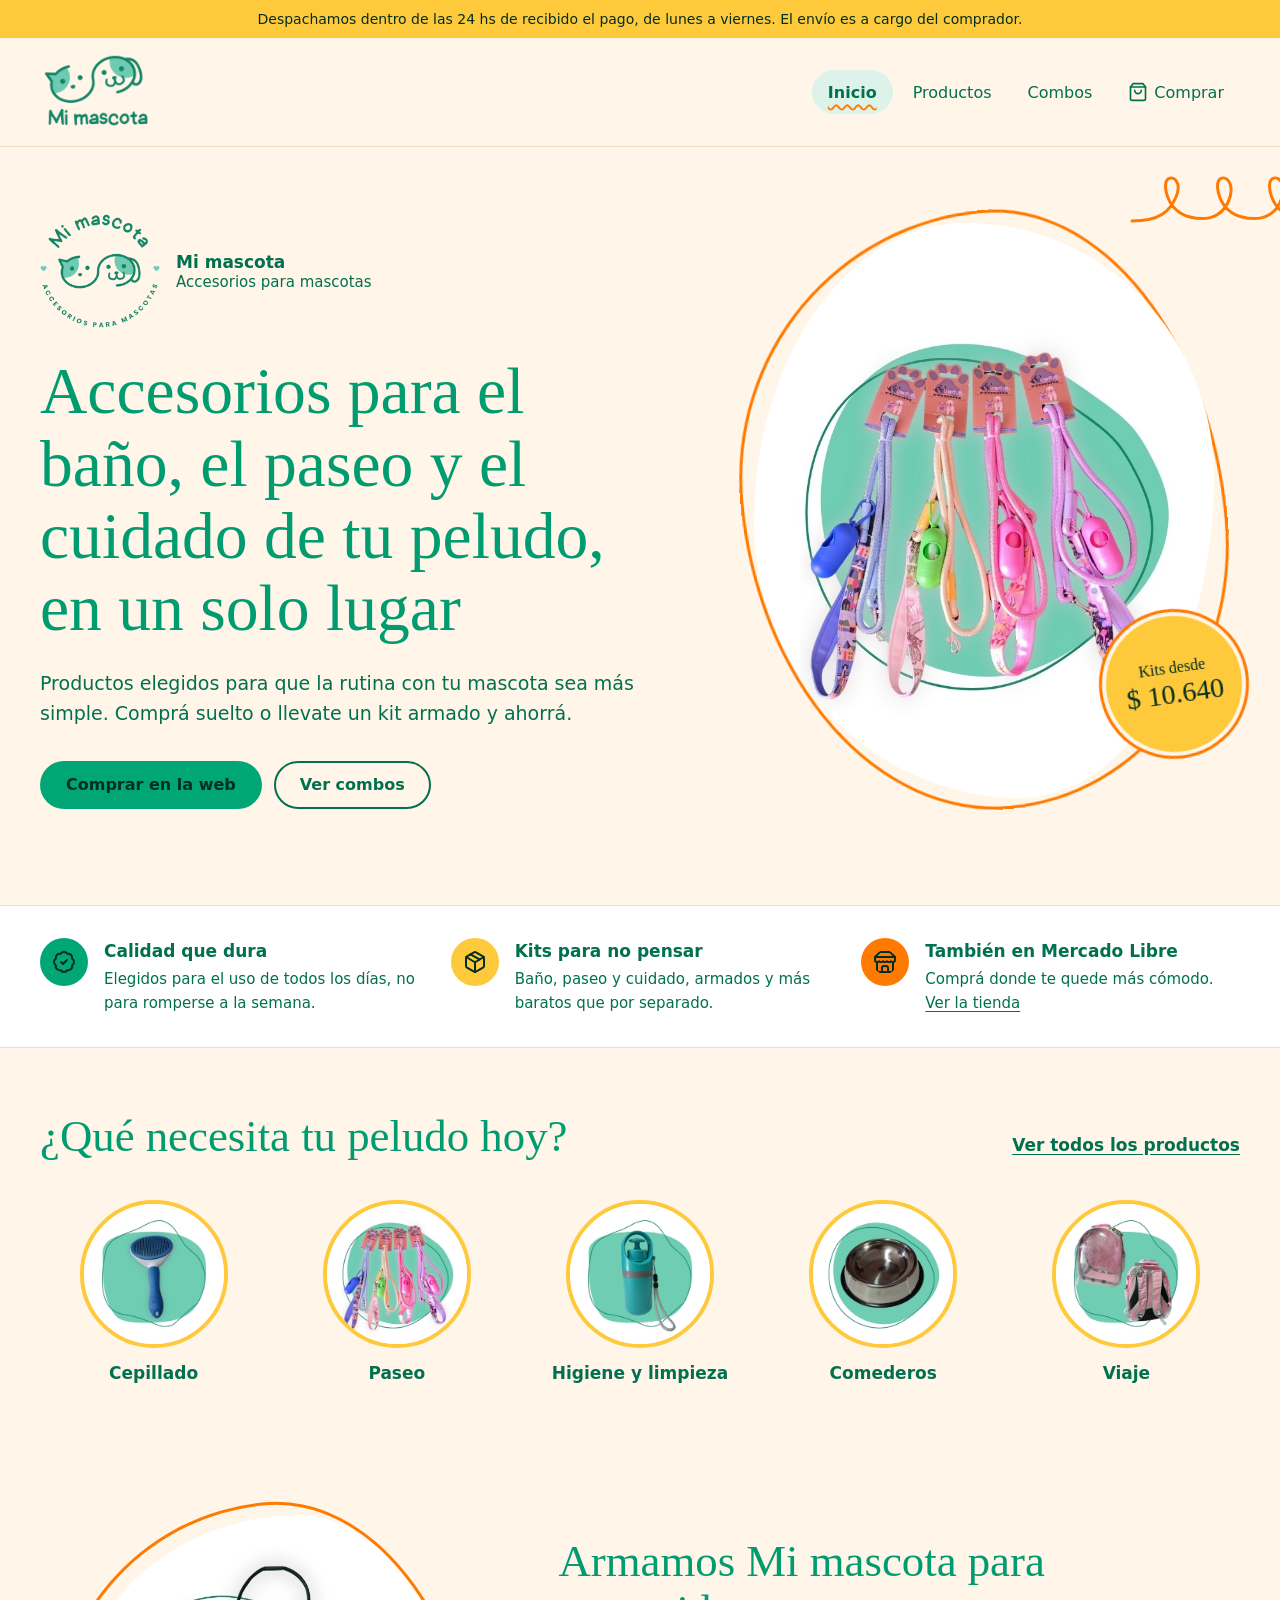
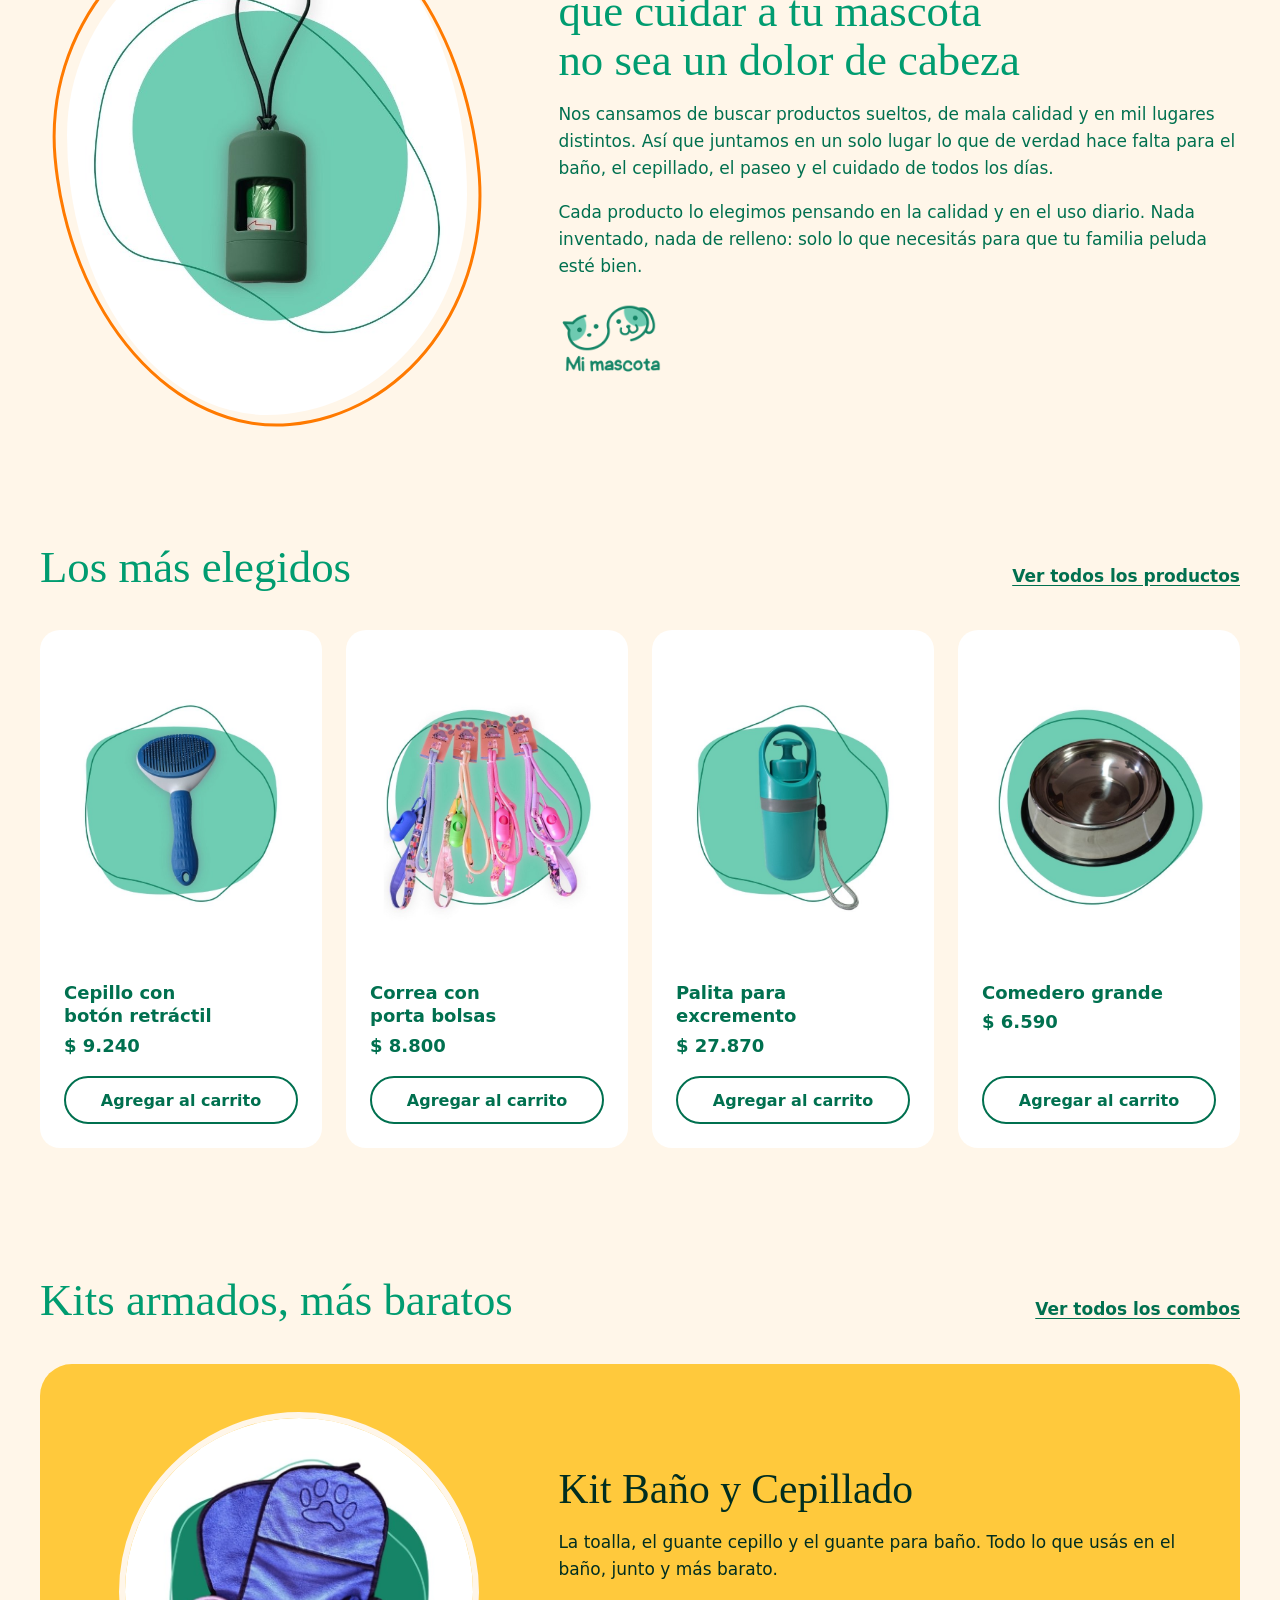
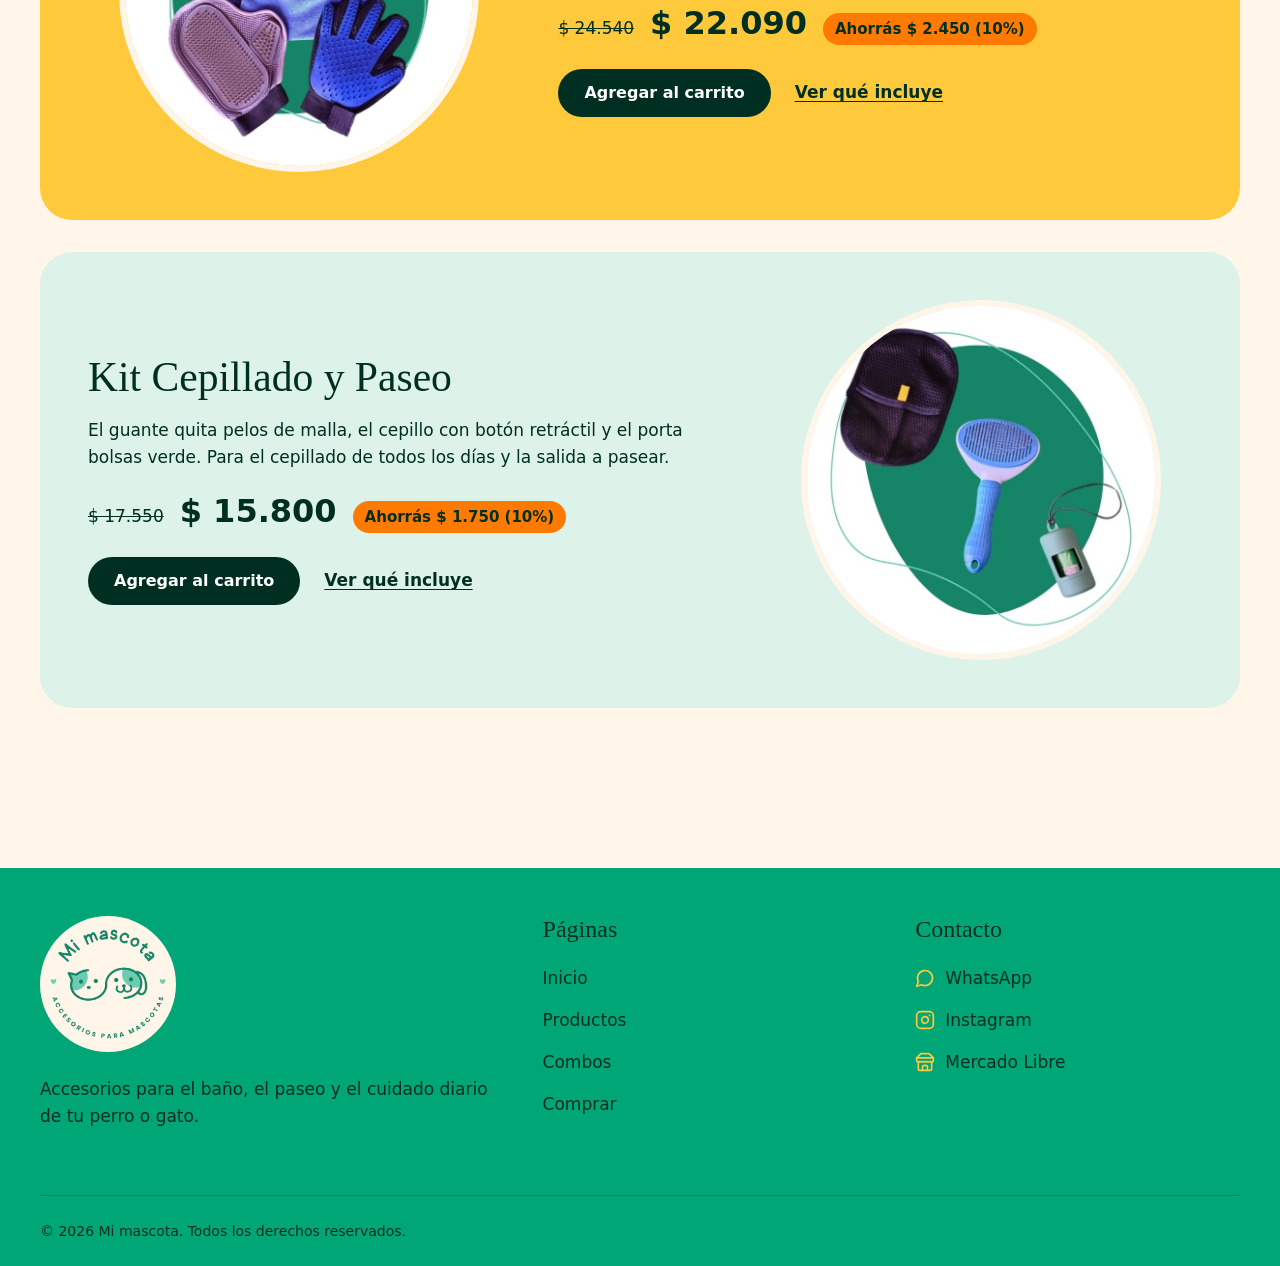
<file: index.html>
<!DOCTYPE html>
<html lang="es-AR">
<head>
  <meta charset="utf-8">
  <meta name="viewport" content="width=device-width, initial-scale=1">
  <meta http-equiv="Content-Security-Policy" content="default-src 'self'; script-src 'self'; style-src 'self' 'unsafe-inline' https://fonts.googleapis.com; font-src https://fonts.gstatic.com; img-src 'self' data:; connect-src 'self'; object-src 'none'; base-uri 'self'; form-action 'self'">
  <title>Accesorios para mascotas: baño, paseo y más | Mi mascota</title>
  <meta name="description" content="Accesorios para perros y gatos: cepillos, correas, comederos y kits con 10% de descuento. Comprá por la web y coordinamos por WhatsApp.">
  <meta name="robots" content="index, follow">
  <link rel="canonical" href="https://luciaasbisaa-lang.github.io/mimascota/">
  <meta property="og:type" content="website">
  <meta property="og:site_name" content="Mi mascota">
  <meta property="og:locale" content="es_AR">
  <meta property="og:title" content="Accesorios para mascotas: baño, paseo y más | Mi mascota">
  <meta property="og:description" content="Accesorios para perros y gatos: cepillos, correas, comederos y kits con 10% de descuento. Comprá por la web y coordinamos por WhatsApp.">
  <meta property="og:url" content="https://luciaasbisaa-lang.github.io/mimascota/">
  <meta property="og:image" content="https://luciaasbisaa-lang.github.io/mimascota/img/compartir.jpg">
  <meta property="og:image:width" content="1200">
  <meta property="og:image:height" content="630">
  <meta property="og:image:alt" content="Logo de Mi mascota y el Kit Baño y Cepillado">
  <meta name="twitter:card" content="summary_large_image">
  <meta name="theme-color" content="#fff6e9">
  <link rel="icon" type="image/png" href="img/logo-circular.png">
  <link rel="preconnect" href="https://fonts.googleapis.com">
  <link rel="preconnect" href="https://fonts.gstatic.com" crossorigin>
  <link rel="stylesheet" href="https://fonts.googleapis.com/css2?family=Patrick+Hand&amp;family=Figtree:wght@400;500;600;700&amp;display=swap" referrerpolicy="no-referrer">
  <link rel="stylesheet" href="css/estilos.min.css">
  <script src="js/datos.js" defer></script>
  <script src="js/carrito.min.js" defer></script>
  <script type="application/ld+json">
  {
    "@context": "https://schema.org",
    "@graph": [
      {
        "@type": "OnlineStore",
        "@id": "https://luciaasbisaa-lang.github.io/mimascota/#tienda",
        "name": "Mi mascota",
        "description": "Tienda online de accesorios para el baño, el paseo y el cuidado diario de perros y gatos. Productos sueltos y kits con 10% de descuento.",
        "url": "https://luciaasbisaa-lang.github.io/mimascota/",
        "logo": "https://luciaasbisaa-lang.github.io/mimascota/img/logo-circular.png",
        "image": "https://luciaasbisaa-lang.github.io/mimascota/img/compartir.jpg",
        "telephone": "+54 9 342 650-7504",
        "sameAs": ["https://www.instagram.com/mimascota.stafe/"],
        "contactPoint": {
          "@type": "ContactPoint",
          "contactType": "sales",
          "telephone": "+54 9 342 650-7504",
          "availableLanguage": "es"
        }
      },
      {
        "@type": "WebSite",
        "@id": "https://luciaasbisaa-lang.github.io/mimascota/#sitio",
        "name": "Mi mascota",
        "url": "https://luciaasbisaa-lang.github.io/mimascota/",
        "inLanguage": "es-AR",
        "publisher": { "@id": "https://luciaasbisaa-lang.github.io/mimascota/#tienda" }
      }
    ]
  }
  </script>
</head>
<body>
  <svg width="0" height="0" style="position:absolute" aria-hidden="true" focusable="false">
    <symbol id="i-huella" viewBox="0 0 24 24"><g fill="currentColor"><path d="M12 12.2c-2.6 0-5.7 3.3-5.7 5.9 0 1.6 1.2 2.5 2.7 2.5 1.2 0 1.9-.6 3-.6s1.8.6 3 .6c1.5 0 2.7-.9 2.7-2.5 0-2.6-3.1-5.9-5.7-5.9Z"/><ellipse cx="4.6" cy="10.6" rx="2" ry="2.6" transform="rotate(-22 4.6 10.6)"/><ellipse cx="9" cy="6" rx="2.1" ry="2.8" transform="rotate(-8 9 6)"/><ellipse cx="15" cy="6" rx="2.1" ry="2.8" transform="rotate(8 15 6)"/><ellipse cx="19.4" cy="10.6" rx="2" ry="2.6" transform="rotate(22 19.4 10.6)"/></g></symbol>
    <symbol id="i-bolsa" viewBox="0 0 24 24"><g fill="none" stroke="currentColor" stroke-width="2" stroke-linecap="round" stroke-linejoin="round"><path d="M6 2 3 6v14a2 2 0 0 0 2 2h14a2 2 0 0 0 2-2V6l-3-4Z"/><path d="M3 6h18"/><path d="M16 10a4 4 0 0 1-8 0"/></g></symbol>
    <symbol id="i-calidad" viewBox="0 0 24 24"><g fill="none" stroke="currentColor" stroke-width="2" stroke-linecap="round" stroke-linejoin="round"><path d="M3.85 8.62a4 4 0 0 1 4.78-4.77 4 4 0 0 1 6.74 0 4 4 0 0 1 4.78 4.78 4 4 0 0 1 0 6.74 4 4 0 0 1-4.77 4.78 4 4 0 0 1-6.75 0 4 4 0 0 1-4.78-4.77 4 4 0 0 1 0-6.76Z"/><path d="m9 12 2 2 4-4"/></g></symbol>
    <symbol id="i-paquete" viewBox="0 0 24 24"><g fill="none" stroke="currentColor" stroke-width="2" stroke-linecap="round" stroke-linejoin="round"><path d="M11 21.73a2 2 0 0 0 2 0l7-4A2 2 0 0 0 21 16V8a2 2 0 0 0-1-1.73l-7-4a2 2 0 0 0-2 0l-7 4A2 2 0 0 0 3 8v8a2 2 0 0 0 1 1.73z"/><path d="M12 22V12"/><path d="m3.3 7 7.7 4.73a2 2 0 0 0 2 0L20.7 7"/><path d="m7.5 4.27 9 5.15"/></g></symbol>
    <symbol id="i-tienda" viewBox="0 0 24 24"><g fill="none" stroke="currentColor" stroke-width="2" stroke-linecap="round" stroke-linejoin="round"><path d="m2 7 4.41-4.41A2 2 0 0 1 7.83 2h8.34a2 2 0 0 1 1.42.59L22 7"/><path d="M4 12v8a2 2 0 0 0 2 2h12a2 2 0 0 0 2-2v-8"/><path d="M15 22v-4a2 2 0 0 0-2-2h-2a2 2 0 0 0-2 2v4"/><path d="M2 7h20"/><path d="M22 7v3a2 2 0 0 1-2 2 2.7 2.7 0 0 1-2-.8 2.7 2.7 0 0 1-2 .8 2.7 2.7 0 0 1-2-.8 2.7 2.7 0 0 1-2 .8 2.7 2.7 0 0 1-2-.8 2.7 2.7 0 0 1-2 .8 2.7 2.7 0 0 1-2-.8A2.7 2.7 0 0 1 4 12a2 2 0 0 1-2-2V7"/></g></symbol>
    <symbol id="i-mensaje" viewBox="0 0 24 24"><g fill="none" stroke="currentColor" stroke-width="2" stroke-linecap="round" stroke-linejoin="round"><path d="M7.9 20A9 9 0 1 0 4 16.1L2 22Z"/></g></symbol>
    <symbol id="i-instagram" viewBox="0 0 24 24"><g fill="none" stroke="currentColor" stroke-width="2" stroke-linecap="round" stroke-linejoin="round"><rect width="20" height="20" x="2" y="2" rx="5"/><path d="M16 11.37A4 4 0 1 1 12.63 8 4 4 0 0 1 16 11.37z"/><path d="M17.5 6.5h.01"/></g></symbol>
  </svg>

  <a class="saltar" href="#contenido">Ir al contenido</a>

  <p class="barra-aviso">Despachamos dentro de las 24 hs de recibido el pago, de lunes a viernes. El envío es a cargo del comprador.</p>

  <header class="cabecera">
    <div class="contenedor cabecera__fila">
      <a class="logo" href="index.html">
        <img src="img/logo-menu.png" width="260" height="174" alt="Mi mascota">
      </a>
      <nav class="nav" aria-label="Principal">
        <ul>
          <li><a href="index.html" aria-current="page">Inicio</a></li>
          <li><a href="productos.html">Productos</a></li>
          <li><a href="combos.html">Combos</a></li>
          <li>
            <a href="formulariodecompra.html">
              <svg class="icono" aria-hidden="true"><use href="#i-bolsa"/></svg>
              Comprar
              <span class="contador" data-contador hidden aria-hidden="true">0</span>
              <span class="sr-only" data-contador-texto></span>
            </a>
          </li>
        </ul>
      </nav>
    </div>
  </header>

  <main id="contenido">
    <section class="hero" aria-labelledby="titulo-hero">
      <div class="huellas" aria-hidden="true" style="top:32px;left:-12px;width:120px;height:220px">
        <svg class="icono" style="top:0;left:24px;width:44px;height:44px;transform:rotate(-24deg)"><use href="#i-huella"/></svg>
        <svg class="icono" style="top:80px;left:70px;width:36px;height:36px;transform:rotate(12deg)"><use href="#i-huella"/></svg>
        <svg class="icono" style="top:150px;left:10px;width:40px;height:40px;transform:rotate(-10deg)"><use href="#i-huella"/></svg>
      </div>
      <svg class="garabato" viewBox="0 0 190 60" aria-hidden="true" focusable="false"><path d="M2 50c28 0 38-10 44-24s-2-22-8-18-2 32 22 38 36-6 40-20-4-22-10-18-2 32 22 38 36-6 40-20-4-22-10-18-2 32 22 38c12 3 20 2 24 0" fill="none" stroke="currentColor" stroke-width="3" stroke-linecap="round"/></svg>

      <div class="contenedor hero__grilla">
        <div class="hero__texto">
          <p class="hero__quien">
            <img src="img/logo-circular.png" width="400" height="400" alt="Mi mascota, accesorios para mascotas">
            <span>
              <strong>Mi mascota</strong>
              <span>Accesorios para mascotas</span>
            </span>
          </p>
          <h1 id="titulo-hero">Accesorios para el baño, el paseo y el cuidado de tu peludo, en un solo lugar</h1>
          <p>Productos elegidos para que la rutina con tu mascota sea más simple. Comprá suelto o llevate un kit armado y ahorrá.</p>
          <div class="hero__acciones">
            <a class="boton boton--primario" href="productos.html">Comprar en la web</a>
            <a class="boton boton--secundario" href="combos.html">Ver combos</a>
          </div>
        </div>

        <div class="hero__visual">
          <div class="blob">
            <div class="blob__marco">
              <img src="img/correa-porta-bolsas.jpg" width="720" height="900" fetchpriority="high"
                   alt="Correas en varios colores y estampados, cada una con su porta bolsas">
            </div>
          </div>
          <p class="hero__sello">Kits desde <strong data-desde-combos>$ 9.670</strong></p>
        </div>
      </div>
    </section>

    <section class="confianza" aria-label="Por qué comprar en Mi mascota">
      <ul class="contenedor">
        <li>
          <svg class="icono" aria-hidden="true"><use href="#i-calidad"/></svg>
          <div>
            <strong>Calidad que dura</strong>
            <p>Elegidos para el uso de todos los días, no para romperse a la semana.</p>
          </div>
        </li>
        <li>
          <svg class="icono" aria-hidden="true"><use href="#i-paquete"/></svg>
          <div>
            <strong>Kits para no pensar</strong>
            <p>Baño, paseo y cuidado, armados y más baratos que por separado.</p>
          </div>
        </li>
        <li>
          <svg class="icono" aria-hidden="true"><use href="#i-tienda"/></svg>
          <div>
            <strong>También en Mercado Libre</strong>
            <p>Comprá donde te quede más cómodo. <a href="https://www.mercadolibre.com.ar/" data-link="mercadolibre" referrerpolicy="no-referrer">Ver la tienda</a></p>
          </div>
        </li>
      </ul>
    </section>

    <section class="seccion" aria-labelledby="titulo-categorias">
      <div class="contenedor">
        <div class="seccion__encabezado">
          <h2 id="titulo-categorias">¿Qué necesita tu peludo hoy?</h2>
          <a href="productos.html">Ver todos los productos</a>
        </div>
        <ul class="categorias">
          <li><a href="productos.html#cepillado"><img src="img/cepillo-retractil.jpg" width="720" height="900" loading="lazy" alt=""><span>Cepillado</span></a></li>
          <li><a href="productos.html#paseo"><img src="img/correa-porta-bolsas.jpg" width="720" height="900" loading="lazy" alt=""><span>Paseo</span></a></li>
          <li><a href="productos.html#higiene"><img src="img/palita.jpg" width="720" height="900" loading="lazy" alt=""><span>Higiene y limpieza</span></a></li>
          <li><a href="productos.html#comederos"><img src="img/comedero-grande.jpg" width="720" height="900" loading="lazy" alt=""><span>Comederos</span></a></li>
          <li><a href="productos.html#viaje"><img src="img/mochila-rosa.jpg" width="720" height="900" loading="lazy" alt=""><span>Viaje</span></a></li>
        </ul>
      </div>
    </section>

    <section class="seccion" aria-labelledby="titulo-nosotros">
      <div class="contenedor nosotros">
        <div class="blob">
          <div class="blob__marco">
            <img src="img/porta-bolsas-verde.jpg" width="720" height="900" loading="lazy"
                 alt="Porta bolsas verde oscuro con cordón negro y rollo de bolsitas adentro">
          </div>
        </div>
        <div>
          <h2 id="titulo-nosotros">Armamos Mi mascota para que cuidar a tu mascota no sea un dolor de cabeza</h2>
          <p>Nos cansamos de buscar productos sueltos, de mala calidad y en mil lugares distintos. Así que juntamos en un solo lugar lo que de verdad hace falta para el baño, el cepillado, el paseo y el cuidado de todos los días.</p>
          <p>Cada producto lo elegimos pensando en la calidad y en el uso diario. Nada inventado, nada de relleno: solo lo que necesitás para que tu familia peluda esté bien.</p>
          <p class="firma"><img src="img/logo-menu.png" width="260" height="174" loading="lazy" alt="Mi mascota"></p>
        </div>
      </div>
    </section>

    <section class="seccion" aria-labelledby="titulo-destacados">
      <div class="contenedor">
        <div class="seccion__encabezado">
          <h2 id="titulo-destacados">Los más elegidos</h2>
          <a href="productos.html">Ver todos los productos</a>
        </div>
        <ul class="grilla-productos">
          <li>
            <article class="tarjeta" data-item>
              <img src="img/cepillo-retractil.jpg" width="720" height="900" loading="lazy" alt="Cepillo azul con cerdas finas y botón retráctil">
              <h3><a href="productos.html#cepillo">Cepillo con botón retráctil</a></h3>
              <p class="precio" data-precio="cepillo">$ 9.240</p>
              <button class="boton boton--secundario" type="button" data-agregar="cepillo">Agregar al carrito</button>
            </article>
          </li>
          <li>
            <article class="tarjeta" data-item>
              <img src="img/correa-porta-bolsas.jpg" width="720" height="900" loading="lazy" alt="Correas en varios colores con porta bolsas">
              <h3><a href="productos.html#correa">Correa con porta bolsas</a></h3>
              <p class="precio" data-precio="correa">$ 8.800</p>
              <button class="boton boton--secundario" type="button" data-agregar="correa">Agregar al carrito</button>
            </article>
          </li>
          <li>
            <article class="tarjeta" data-item>
              <img src="img/palita.jpg" width="720" height="900" loading="lazy" alt="Palita para excremento turquesa con cordón">
              <h3><a href="productos.html#palita">Palita para excremento</a></h3>
              <p class="precio" data-precio="palita">$ 27.870</p>
              <button class="boton boton--secundario" type="button" data-agregar="palita">Agregar al carrito</button>
            </article>
          </li>
          <li>
            <article class="tarjeta" data-item>
              <img src="img/comedero-grande.jpg" width="720" height="900" loading="lazy" alt="Comedero grande de acero inoxidable">
              <h3><a href="productos.html#comedero-grande">Comedero grande</a></h3>
              <p class="precio" data-precio="comedero-grande">$ 6.590</p>
              <button class="boton boton--secundario" type="button" data-agregar="comedero-grande">Agregar al carrito</button>
            </article>
          </li>
        </ul>
      </div>
    </section>

    <section class="seccion" aria-labelledby="titulo-kits">
      <div class="contenedor">
        <div class="seccion__encabezado">
          <h2 id="titulo-kits">Kits armados, más baratos</h2>
          <a href="combos.html">Ver todos los combos</a>
        </div>
        <ul class="kits-home">
          <li>
            <article class="banda" data-item aria-labelledby="t-kit-bano">
              <img src="img/kit-bano.jpg" width="720" height="900" loading="lazy"
                   alt="Toalla azul con huella bordada, guante cepillo lila y guante para baño azul con negro">
              <div>
                <h3 id="t-kit-bano">Kit Baño y Cepillado</h3>
                <p>La toalla, el guante cepillo y el guante para baño. Todo lo que usás en el baño, junto y más barato.</p>
                <p class="banda__precios">
                  <span><span class="sr-only">Por separado: </span><del data-precio-separado="kit-bano">$ 24.540</del></span>
                  <span class="precio" data-precio="kit-bano">$ 22.090</span>
                  <span class="ahorro" data-ahorro="kit-bano">Ahorrás $ 2.450 (10%)</span>
                </p>
                <div class="banda__acciones">
                  <button class="boton boton--oscuro" type="button" data-agregar="kit-bano">Agregar al carrito</button>
                  <a href="combos.html#kit-bano">Ver qué incluye<span class="sr-only"> el Kit Baño y Cepillado</span></a>
                </div>
              </div>
            </article>
          </li>
          <li>
            <article class="banda" data-item aria-labelledby="t-kit-cepillado-paseo">
              <img src="img/kit-cepillado-paseo.jpg" width="720" height="900" loading="lazy"
                   alt="Guante quita pelos de malla negro, cepillo azul con botón retráctil y porta bolsas verde">
              <div>
                <h3 id="t-kit-cepillado-paseo">Kit Cepillado y Paseo</h3>
                <p>El guante quita pelos de malla, el cepillo con botón retráctil y el porta bolsas verde. Para el cepillado de todos los días y la salida a pasear.</p>
                <p class="banda__precios">
                  <span><span class="sr-only">Por separado: </span><del data-precio-separado="kit-cepillado-paseo">$ 17.550</del></span>
                  <span class="precio" data-precio="kit-cepillado-paseo">$ 15.800</span>
                  <span class="ahorro" data-ahorro="kit-cepillado-paseo">Ahorrás $ 1.750 (10%)</span>
                </p>
                <div class="banda__acciones">
                  <button class="boton boton--oscuro" type="button" data-agregar="kit-cepillado-paseo">Agregar al carrito</button>
                  <a href="combos.html#kit-cepillado-paseo">Ver qué incluye<span class="sr-only"> el Kit Cepillado y Paseo</span></a>
                </div>
              </div>
            </article>
          </li>
        </ul>
      </div>
    </section>
  </main>

  <footer class="pie">
    <div class="contenedor">
      <div class="pie__grilla">
        <div>
          <a class="pie__logo" href="index.html">
            <img src="img/logo-circular.png" width="400" height="400" loading="lazy" alt="Mi mascota">
          </a>
          <p>Accesorios para el baño, el paseo y el cuidado diario de tu perro o gato.</p>
        </div>
        <nav aria-label="Páginas">
          <h2>Páginas</h2>
          <ul>
            <li><a href="index.html">Inicio</a></li>
            <li><a href="productos.html">Productos</a></li>
            <li><a href="combos.html">Combos</a></li>
            <li><a href="formulariodecompra.html">Comprar</a></li>
          </ul>
        </nav>
        <div>
          <h2>Contacto</h2>
          <ul>
            <li><a href="https://wa.me/" data-link="whatsapp" referrerpolicy="no-referrer"><svg class="icono" aria-hidden="true"><use href="#i-mensaje"/></svg>WhatsApp</a></li>
            <li><a href="https://www.instagram.com/" data-link="instagram" referrerpolicy="no-referrer"><svg class="icono" aria-hidden="true"><use href="#i-instagram"/></svg>Instagram</a></li>
            <li><a href="https://www.mercadolibre.com.ar/" data-link="mercadolibre" referrerpolicy="no-referrer"><svg class="icono" aria-hidden="true"><use href="#i-tienda"/></svg>Mercado Libre</a></li>
          </ul>
        </div>
      </div>
      <p class="pie__legal">© 2026 Mi mascota. Todos los derechos reservados.</p>
    </div>
  </footer>

  <div class="aviso" data-aviso>
    <p data-aviso-texto aria-hidden="true"></p>
    <a href="formulariodecompra.html">Ver pedido</a>
  </div>
  <p class="sr-only" role="status" data-anuncio></p>
</body>
</html>
</file>
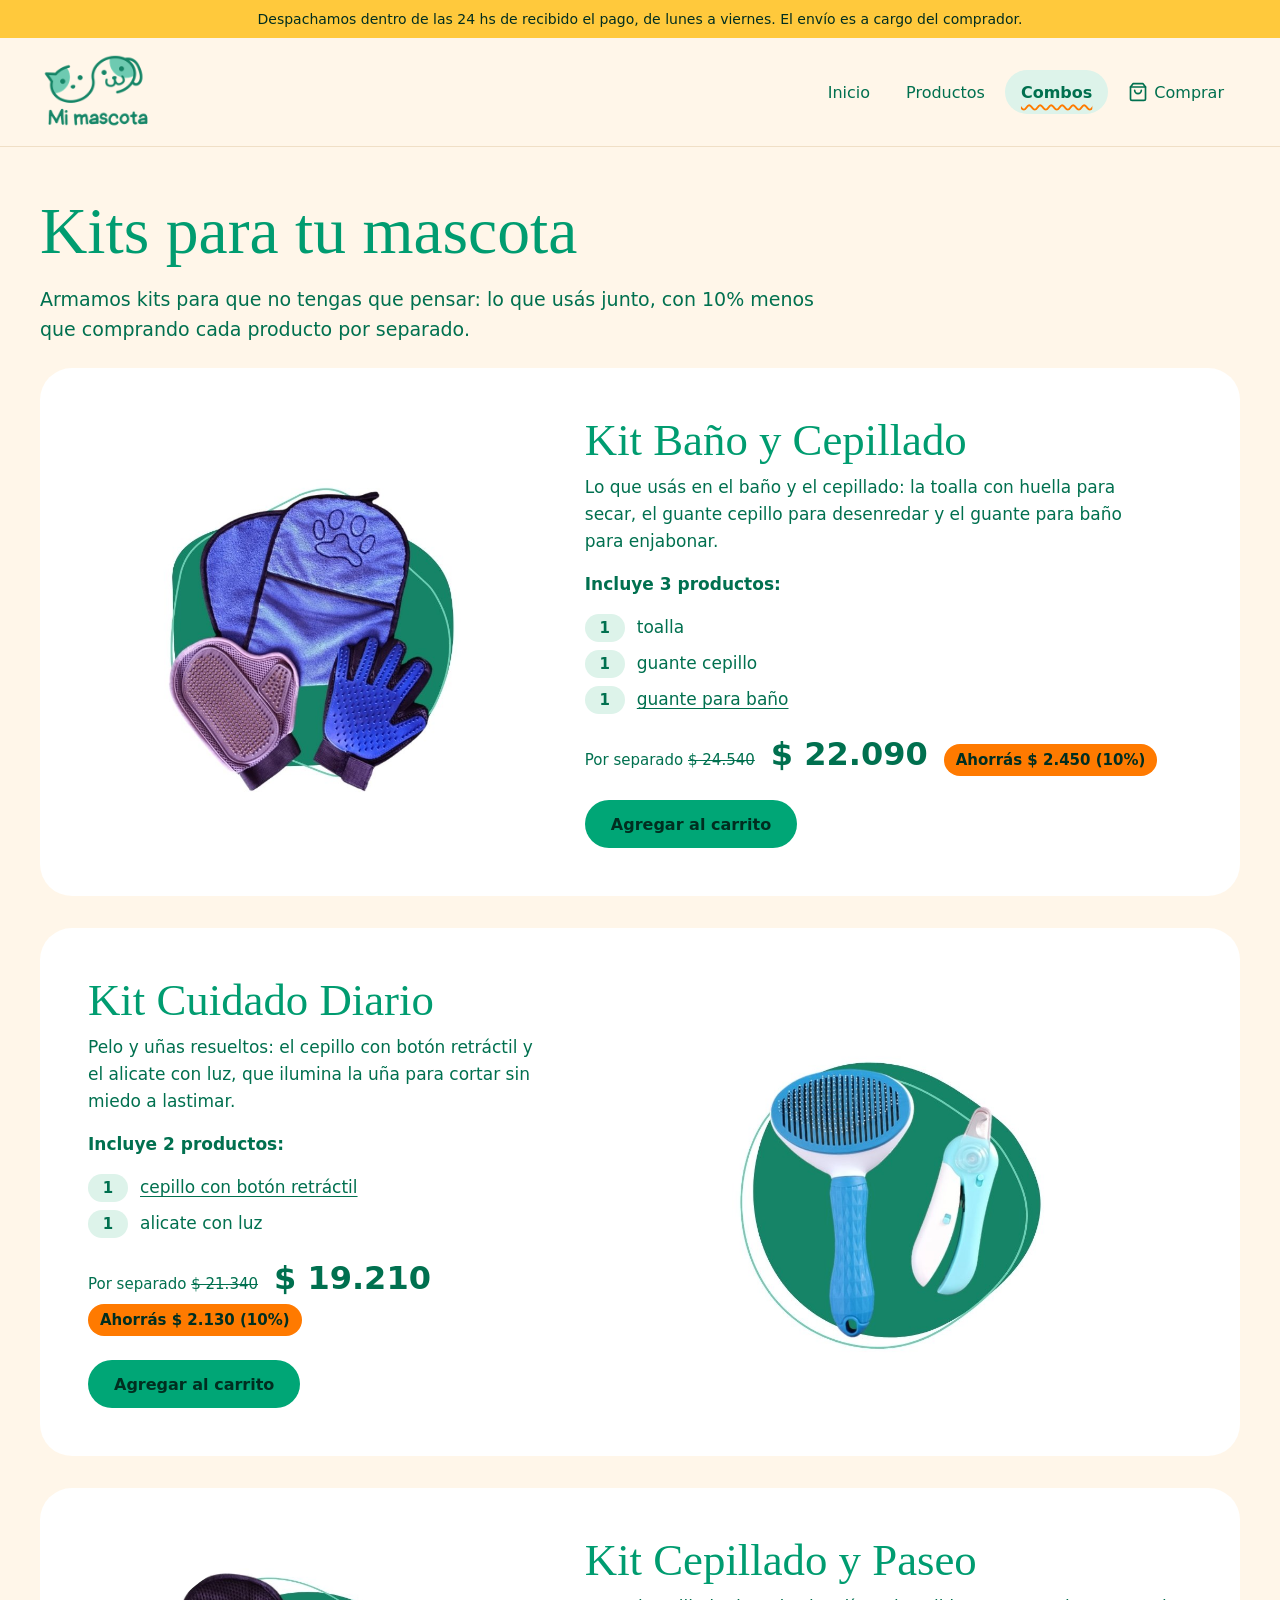
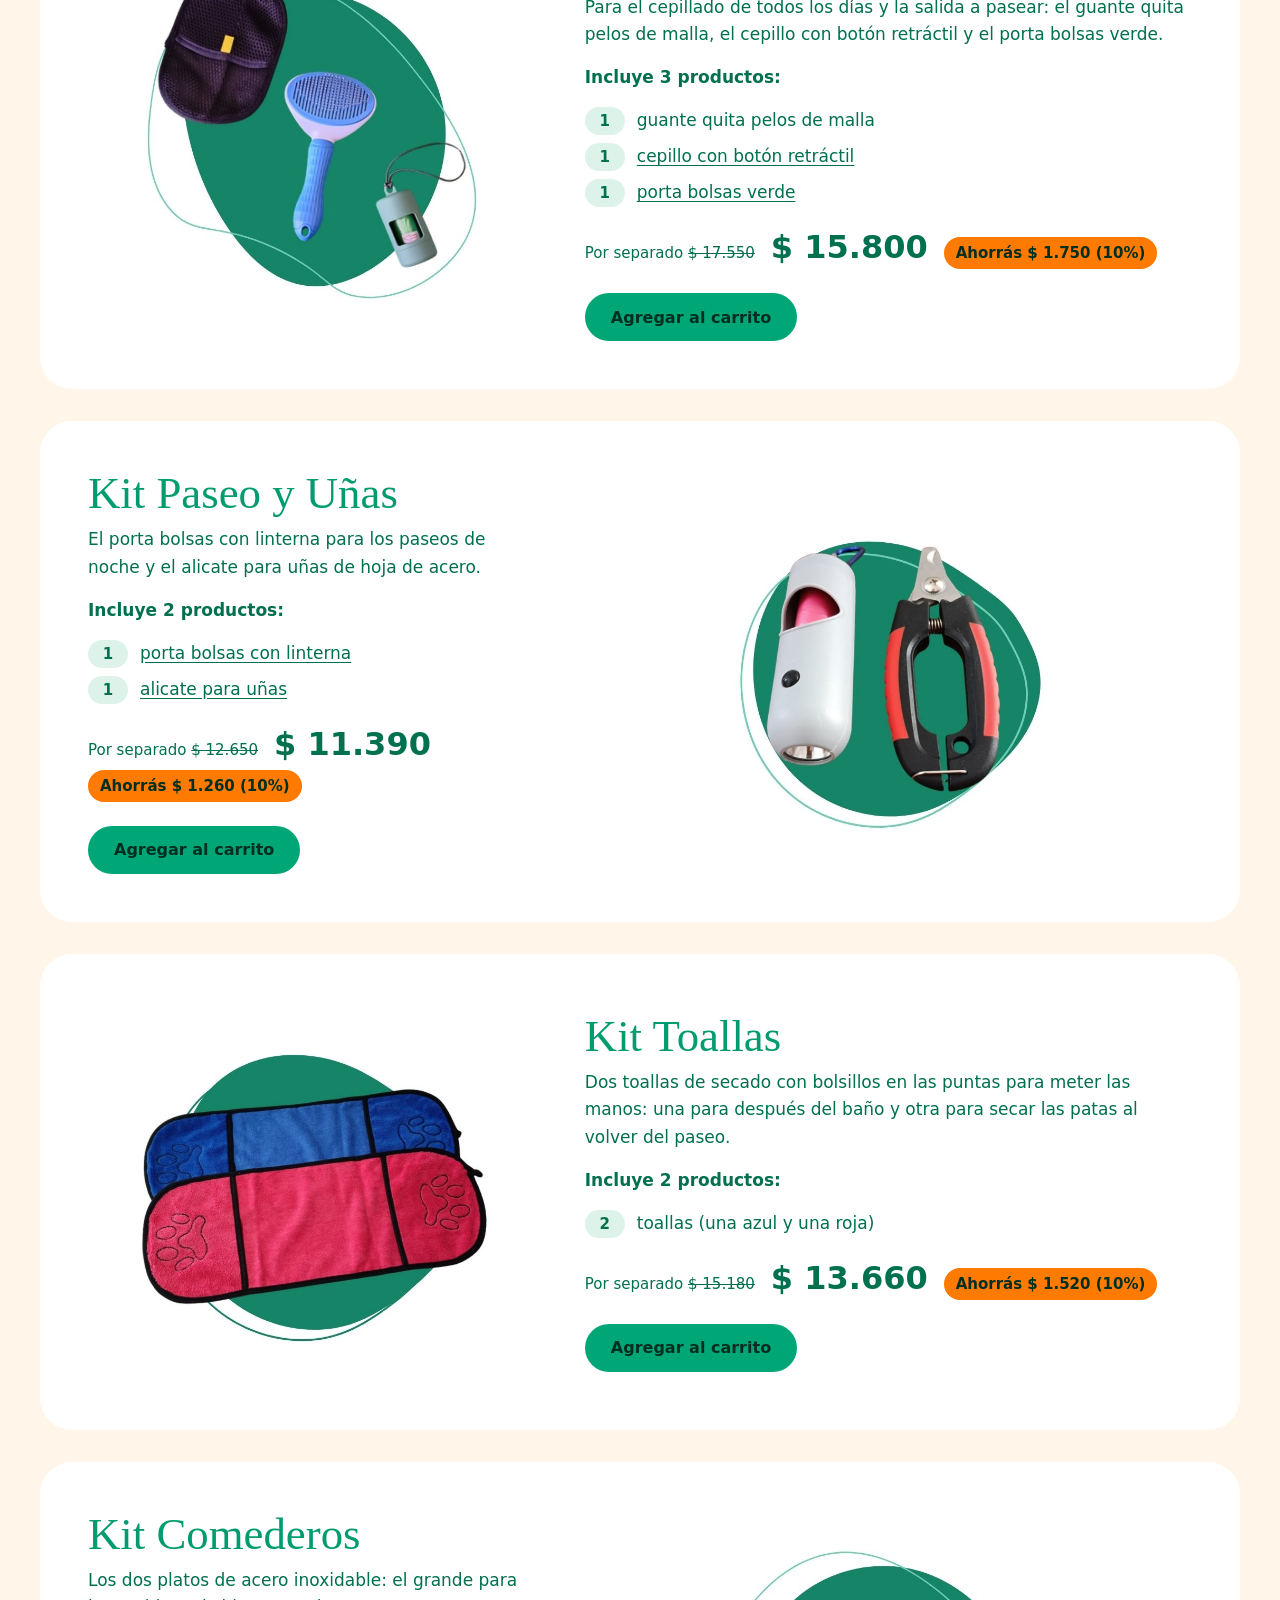
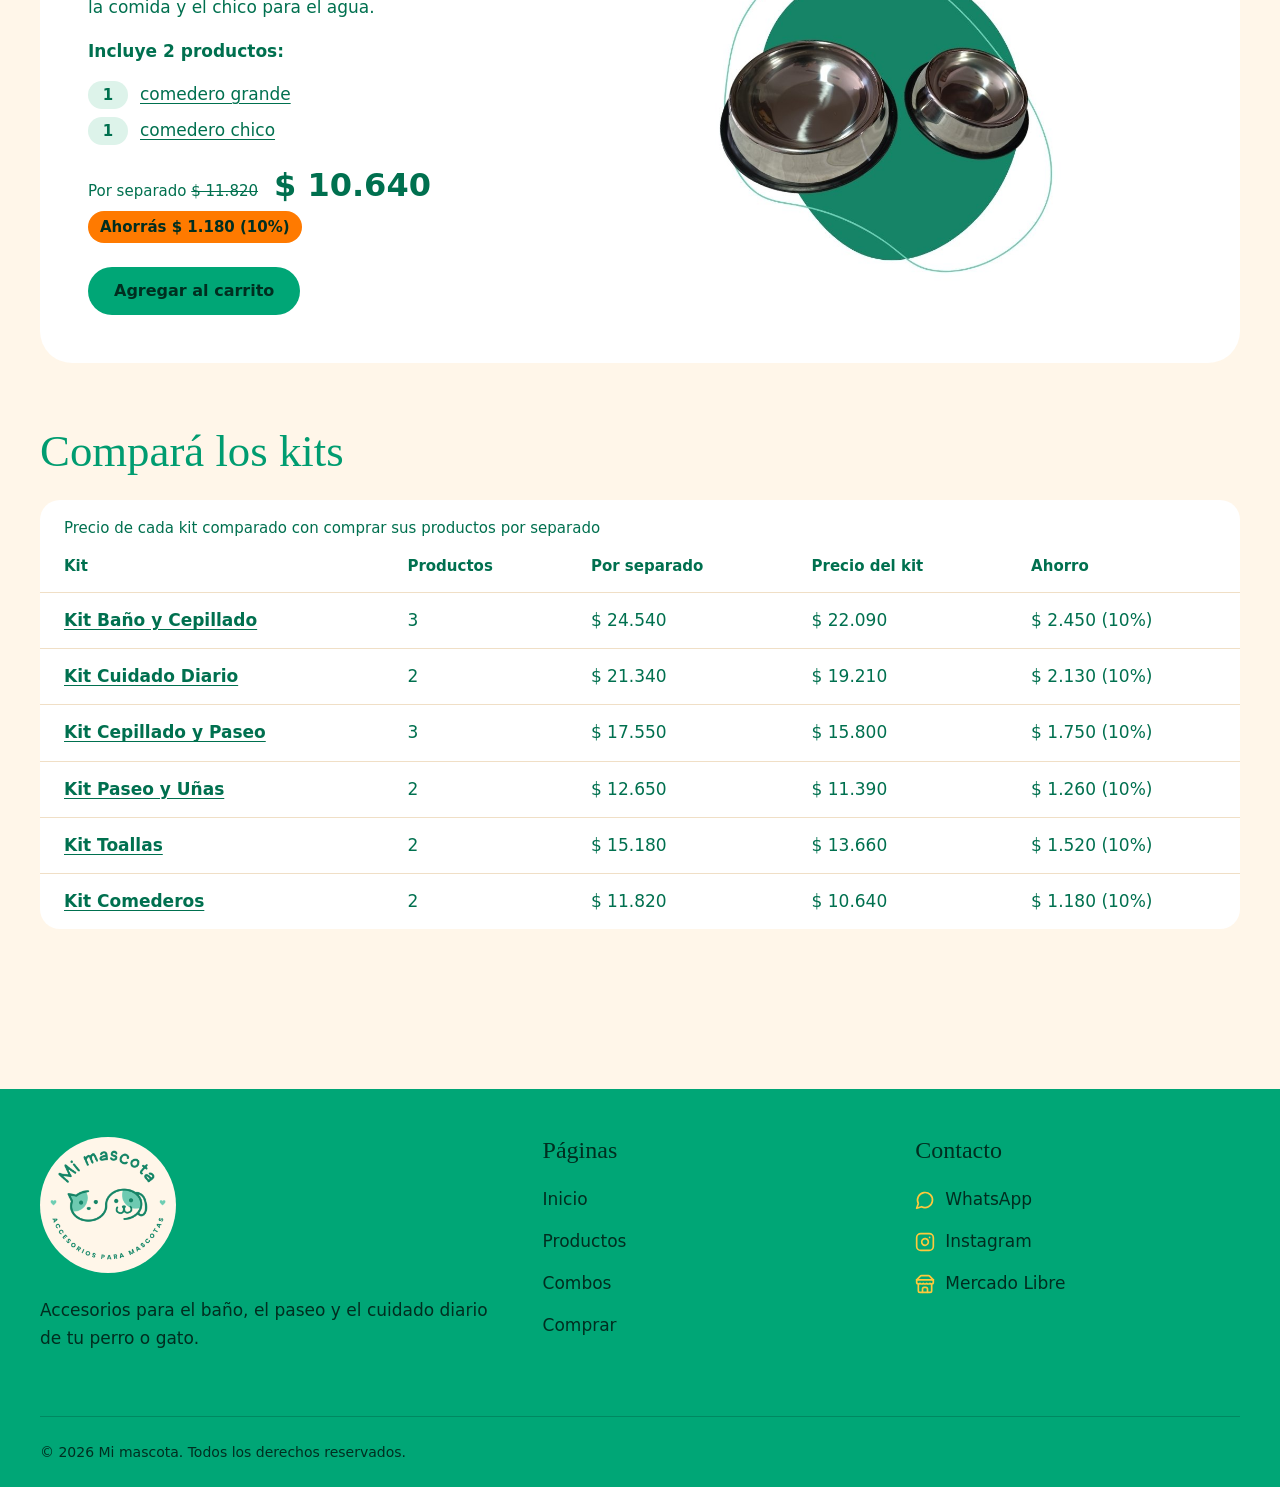
<file: combos.html>
<!DOCTYPE html>
<html lang="es-AR">
<head>
  <meta charset="utf-8">
  <meta name="viewport" content="width=device-width, initial-scale=1">
  <meta http-equiv="Content-Security-Policy" content="default-src 'self'; script-src 'self'; style-src 'self' 'unsafe-inline' https://fonts.googleapis.com; font-src https://fonts.gstatic.com; img-src 'self' data:; connect-src 'self'; object-src 'none'; base-uri 'self'; form-action 'self'">
  <title>Kits para mascotas con 10% de descuento | Mi mascota</title>
  <meta name="description" content="Kits armados para el baño, el cepillado, el paseo y la comida de tu mascota, con 10% menos que comprando cada producto por separado.">
  <meta name="robots" content="index, follow">
  <link rel="canonical" href="https://luciaasbisaa-lang.github.io/mimascota/combos.html">
  <meta property="og:type" content="website">
  <meta property="og:site_name" content="Mi mascota">
  <meta property="og:locale" content="es_AR">
  <meta property="og:title" content="Kits para mascotas con 10% de descuento | Mi mascota">
  <meta property="og:description" content="Kits armados para el baño, el cepillado, el paseo y la comida de tu mascota, con 10% menos que comprando cada producto por separado.">
  <meta property="og:url" content="https://luciaasbisaa-lang.github.io/mimascota/combos.html">
  <meta property="og:image" content="https://luciaasbisaa-lang.github.io/mimascota/img/compartir.jpg">
  <meta property="og:image:width" content="1200">
  <meta property="og:image:height" content="630">
  <meta property="og:image:alt" content="Logo de Mi mascota y el Kit Baño y Cepillado">
  <meta name="twitter:card" content="summary_large_image">
  <meta name="theme-color" content="#fff6e9">
  <link rel="icon" type="image/png" href="img/logo-circular.png">
  <link rel="preconnect" href="https://fonts.googleapis.com">
  <link rel="preconnect" href="https://fonts.gstatic.com" crossorigin>
  <link rel="stylesheet" href="https://fonts.googleapis.com/css2?family=Patrick+Hand&amp;family=Figtree:wght@400;500;600;700&amp;display=swap" referrerpolicy="no-referrer">
  <link rel="stylesheet" href="css/estilos.min.css">
  <script src="js/datos.js" defer></script>
  <script src="js/carrito.min.js" defer></script>
  <!-- Datos estructurados: productID es el id de js/datos.js; carrito.js reemplaza cada precio por el de datos.js -->
  <script type="application/ld+json">
  {
    "@context": "https://schema.org",
    "@type": "CollectionPage",
    "@id": "https://luciaasbisaa-lang.github.io/mimascota/combos.html#pagina",
    "name": "Kits para tu mascota",
    "url": "https://luciaasbisaa-lang.github.io/mimascota/combos.html",
    "inLanguage": "es-AR",
    "isPartOf": { "@id": "https://luciaasbisaa-lang.github.io/mimascota/#sitio" },
    "mainEntity": {
      "@type": "ItemList",
      "itemListElement": [
        { "@type": "ListItem", "position": 1, "item": {
          "@type": "Product", "productID": "kit-bano",
          "name": "Kit Baño y Cepillado",
          "description": "Una toalla con huella para secar, un guante cepillo para desenredar y un guante para baño para enjabonar. 10% menos que por separado.",
          "image": "https://luciaasbisaa-lang.github.io/mimascota/img/kit-bano.jpg",
          "url": "https://luciaasbisaa-lang.github.io/mimascota/combos.html#kit-bano",
          "offers": { "@type": "Offer", "price": 22090, "priceCurrency": "ARS", "url": "https://luciaasbisaa-lang.github.io/mimascota/combos.html#kit-bano", "seller": { "@id": "https://luciaasbisaa-lang.github.io/mimascota/#tienda" } }
        } },
        { "@type": "ListItem", "position": 2, "item": {
          "@type": "Product", "productID": "kit-cuidado",
          "name": "Kit Cuidado Diario",
          "description": "El cepillo con botón retráctil y el alicate con luz, que ilumina la uña para cortar sin lastimar. 10% menos que por separado.",
          "image": "https://luciaasbisaa-lang.github.io/mimascota/img/kit-cuidado.jpg",
          "url": "https://luciaasbisaa-lang.github.io/mimascota/combos.html#kit-cuidado",
          "offers": { "@type": "Offer", "price": 19210, "priceCurrency": "ARS", "url": "https://luciaasbisaa-lang.github.io/mimascota/combos.html#kit-cuidado", "seller": { "@id": "https://luciaasbisaa-lang.github.io/mimascota/#tienda" } }
        } },
        { "@type": "ListItem", "position": 3, "item": {
          "@type": "Product", "productID": "kit-cepillado-paseo",
          "name": "Kit Cepillado y Paseo",
          "description": "El guante quita pelos de malla, el cepillo con botón retráctil y el porta bolsas verde. 10% menos que por separado.",
          "image": "https://luciaasbisaa-lang.github.io/mimascota/img/kit-cepillado-paseo.jpg",
          "url": "https://luciaasbisaa-lang.github.io/mimascota/combos.html#kit-cepillado-paseo",
          "offers": { "@type": "Offer", "price": 15800, "priceCurrency": "ARS", "url": "https://luciaasbisaa-lang.github.io/mimascota/combos.html#kit-cepillado-paseo", "seller": { "@id": "https://luciaasbisaa-lang.github.io/mimascota/#tienda" } }
        } },
        { "@type": "ListItem", "position": 4, "item": {
          "@type": "Product", "productID": "kit-paseo-unas",
          "name": "Kit Paseo y Uñas",
          "description": "El porta bolsas con linterna para los paseos de noche y el alicate para uñas de hoja de acero. 10% menos que por separado.",
          "image": "https://luciaasbisaa-lang.github.io/mimascota/img/kit-paseo-unas.jpg",
          "url": "https://luciaasbisaa-lang.github.io/mimascota/combos.html#kit-paseo-unas",
          "offers": { "@type": "Offer", "price": 11390, "priceCurrency": "ARS", "url": "https://luciaasbisaa-lang.github.io/mimascota/combos.html#kit-paseo-unas", "seller": { "@id": "https://luciaasbisaa-lang.github.io/mimascota/#tienda" } }
        } },
        { "@type": "ListItem", "position": 5, "item": {
          "@type": "Product", "productID": "kit-toallas",
          "name": "Kit Toallas",
          "description": "Dos toallas de secado, una azul y una roja, con bolsillos en las puntas para meter las manos. 10% menos que por separado.",
          "image": "https://luciaasbisaa-lang.github.io/mimascota/img/kit-toallas.jpg",
          "url": "https://luciaasbisaa-lang.github.io/mimascota/combos.html#kit-toallas",
          "offers": { "@type": "Offer", "price": 13660, "priceCurrency": "ARS", "url": "https://luciaasbisaa-lang.github.io/mimascota/combos.html#kit-toallas", "seller": { "@id": "https://luciaasbisaa-lang.github.io/mimascota/#tienda" } }
        } },
        { "@type": "ListItem", "position": 6, "item": {
          "@type": "Product", "productID": "kit-comederos",
          "name": "Kit Comederos",
          "description": "Los dos platos de acero inoxidable: el grande para la comida y el chico para el agua. 10% menos que por separado.",
          "image": "https://luciaasbisaa-lang.github.io/mimascota/img/kit-comederos.jpg",
          "url": "https://luciaasbisaa-lang.github.io/mimascota/combos.html#kit-comederos",
          "offers": { "@type": "Offer", "price": 10640, "priceCurrency": "ARS", "url": "https://luciaasbisaa-lang.github.io/mimascota/combos.html#kit-comederos", "seller": { "@id": "https://luciaasbisaa-lang.github.io/mimascota/#tienda" } }
        } }
      ]
    }
  }
  </script>
</head>
<body>
  <svg width="0" height="0" style="position:absolute" aria-hidden="true" focusable="false">
    <symbol id="i-huella" viewBox="0 0 24 24"><g fill="currentColor"><path d="M12 12.2c-2.6 0-5.7 3.3-5.7 5.9 0 1.6 1.2 2.5 2.7 2.5 1.2 0 1.9-.6 3-.6s1.8.6 3 .6c1.5 0 2.7-.9 2.7-2.5 0-2.6-3.1-5.9-5.7-5.9Z"/><ellipse cx="4.6" cy="10.6" rx="2" ry="2.6" transform="rotate(-22 4.6 10.6)"/><ellipse cx="9" cy="6" rx="2.1" ry="2.8" transform="rotate(-8 9 6)"/><ellipse cx="15" cy="6" rx="2.1" ry="2.8" transform="rotate(8 15 6)"/><ellipse cx="19.4" cy="10.6" rx="2" ry="2.6" transform="rotate(22 19.4 10.6)"/></g></symbol>
    <symbol id="i-bolsa" viewBox="0 0 24 24"><g fill="none" stroke="currentColor" stroke-width="2" stroke-linecap="round" stroke-linejoin="round"><path d="M6 2 3 6v14a2 2 0 0 0 2 2h14a2 2 0 0 0 2-2V6l-3-4Z"/><path d="M3 6h18"/><path d="M16 10a4 4 0 0 1-8 0"/></g></symbol>
    <symbol id="i-tienda" viewBox="0 0 24 24"><g fill="none" stroke="currentColor" stroke-width="2" stroke-linecap="round" stroke-linejoin="round"><path d="m2 7 4.41-4.41A2 2 0 0 1 7.83 2h8.34a2 2 0 0 1 1.42.59L22 7"/><path d="M4 12v8a2 2 0 0 0 2 2h12a2 2 0 0 0 2-2v-8"/><path d="M15 22v-4a2 2 0 0 0-2-2h-2a2 2 0 0 0-2 2v4"/><path d="M2 7h20"/><path d="M22 7v3a2 2 0 0 1-2 2 2.7 2.7 0 0 1-2-.8 2.7 2.7 0 0 1-2 .8 2.7 2.7 0 0 1-2-.8 2.7 2.7 0 0 1-2 .8 2.7 2.7 0 0 1-2-.8 2.7 2.7 0 0 1-2 .8 2.7 2.7 0 0 1-2-.8A2.7 2.7 0 0 1 4 12a2 2 0 0 1-2-2V7"/></g></symbol>
    <symbol id="i-mensaje" viewBox="0 0 24 24"><g fill="none" stroke="currentColor" stroke-width="2" stroke-linecap="round" stroke-linejoin="round"><path d="M7.9 20A9 9 0 1 0 4 16.1L2 22Z"/></g></symbol>
    <symbol id="i-instagram" viewBox="0 0 24 24"><g fill="none" stroke="currentColor" stroke-width="2" stroke-linecap="round" stroke-linejoin="round"><rect width="20" height="20" x="2" y="2" rx="5"/><path d="M16 11.37A4 4 0 1 1 12.63 8 4 4 0 0 1 16 11.37z"/><path d="M17.5 6.5h.01"/></g></symbol>
  </svg>

  <a class="saltar" href="#contenido">Ir al contenido</a>

  <p class="barra-aviso">Despachamos dentro de las 24 hs de recibido el pago, de lunes a viernes. El envío es a cargo del comprador.</p>

  <header class="cabecera">
    <div class="contenedor cabecera__fila">
      <a class="logo" href="index.html">
        <img src="img/logo-menu.png" width="260" height="174" alt="Mi mascota">
      </a>
      <nav class="nav" aria-label="Principal">
        <ul>
          <li><a href="index.html">Inicio</a></li>
          <li><a href="productos.html">Productos</a></li>
          <li><a href="combos.html" aria-current="page">Combos</a></li>
          <li>
            <a href="formulariodecompra.html">
              <svg class="icono" aria-hidden="true"><use href="#i-bolsa"/></svg>
              Comprar
              <span class="contador" data-contador hidden aria-hidden="true">0</span>
              <span class="sr-only" data-contador-texto></span>
            </a>
          </li>
        </ul>
      </nav>
    </div>
  </header>

  <main id="contenido">
    <div class="contenedor">
      <header class="cabecera-pagina">
        <h1>Kits para tu mascota</h1>
        <p class="intro">Armamos kits para que no tengas que pensar: lo que usás junto, con 10% menos que comprando cada producto por separado.</p>
      </header>

      <ul class="combos">
        <li>
          <article class="combo" id="kit-bano" data-item aria-labelledby="t-kit-bano">
            <div class="combo__fotos">
              <img src="img/kit-bano.jpg" width="720" height="900" alt="Toalla azul con huella bordada, guante cepillo lila y guante para baño azul con negro">
            </div>
            <div>
              <h2 id="t-kit-bano">Kit Baño y Cepillado</h2>
              <p>Lo que usás en el baño y el cepillado: la toalla con huella para secar, el guante cepillo para desenredar y el guante para baño para enjabonar.</p>
              <p><strong>Incluye 3 productos:</strong></p>
              <ul class="combo__incluye">
                <li><span class="cantidad">1</span> toalla</li>
                <li><span class="cantidad">1</span> guante cepillo</li>
                <li><span class="cantidad">1</span> <a href="productos.html#guante-bano">guante para baño</a></li>
              </ul>
              <p class="combo__precios">
                <span class="nota">Por separado <del data-precio-separado="kit-bano">$ 24.540</del></span>
                <span class="precio" data-precio="kit-bano">$ 22.090</span>
                <span class="ahorro" data-ahorro="kit-bano">Ahorrás $ 2.450 (10%)</span>
              </p>
              <button class="boton boton--primario" type="button" data-agregar="kit-bano">Agregar al carrito</button>
            </div>
          </article>
        </li>

        <li>
          <article class="combo" id="kit-cuidado" data-item aria-labelledby="t-kit-cuidado">
            <div class="combo__fotos">
              <img src="img/kit-cuidado.jpg" width="720" height="900" loading="lazy" alt="Cepillo azul con botón retráctil y alicate celeste con luz">
            </div>
            <div>
              <h2 id="t-kit-cuidado">Kit Cuidado Diario</h2>
              <p>Pelo y uñas resueltos: el cepillo con botón retráctil y el alicate con luz, que ilumina la uña para cortar sin miedo a lastimar.</p>
              <p><strong>Incluye 2 productos:</strong></p>
              <ul class="combo__incluye">
                <li><span class="cantidad">1</span> <a href="productos.html#cepillo">cepillo con botón retráctil</a></li>
                <li><span class="cantidad">1</span> alicate con luz</li>
              </ul>
              <p class="combo__precios">
                <span class="nota">Por separado <del data-precio-separado="kit-cuidado">$ 21.340</del></span>
                <span class="precio" data-precio="kit-cuidado">$ 19.210</span>
                <span class="ahorro" data-ahorro="kit-cuidado">Ahorrás $ 2.130 (10%)</span>
              </p>
              <button class="boton boton--primario" type="button" data-agregar="kit-cuidado">Agregar al carrito</button>
            </div>
          </article>
        </li>

        <li>
          <article class="combo" id="kit-cepillado-paseo" data-item aria-labelledby="t-kit-cepillado-paseo">
            <div class="combo__fotos">
              <img src="img/kit-cepillado-paseo.jpg" width="720" height="900" loading="lazy" alt="Guante quita pelos de malla negro, cepillo azul con botón retráctil y porta bolsas verde">
            </div>
            <div>
              <h2 id="t-kit-cepillado-paseo">Kit Cepillado y Paseo</h2>
              <p>Para el cepillado de todos los días y la salida a pasear: el guante quita pelos de malla, el cepillo con botón retráctil y el porta bolsas verde.</p>
              <p><strong>Incluye 3 productos:</strong></p>
              <ul class="combo__incluye">
                <li><span class="cantidad">1</span> guante quita pelos de malla</li>
                <li><span class="cantidad">1</span> <a href="productos.html#cepillo">cepillo con botón retráctil</a></li>
                <li><span class="cantidad">1</span> <a href="productos.html#porta-bolsas">porta bolsas verde</a></li>
              </ul>
              <p class="combo__precios">
                <span class="nota">Por separado <del data-precio-separado="kit-cepillado-paseo">$ 17.550</del></span>
                <span class="precio" data-precio="kit-cepillado-paseo">$ 15.800</span>
                <span class="ahorro" data-ahorro="kit-cepillado-paseo">Ahorrás $ 1.750 (10%)</span>
              </p>
              <button class="boton boton--primario" type="button" data-agregar="kit-cepillado-paseo">Agregar al carrito</button>
            </div>
          </article>
        </li>

        <li>
          <article class="combo" id="kit-paseo-unas" data-item aria-labelledby="t-kit-paseo-unas">
            <div class="combo__fotos">
              <img src="img/kit-paseo-unas.jpg" width="720" height="900" loading="lazy" alt="Porta bolsas gris con linterna y alicate para uñas rojo y negro">
            </div>
            <div>
              <h2 id="t-kit-paseo-unas">Kit Paseo y Uñas</h2>
              <p>El porta bolsas con linterna para los paseos de noche y el alicate para uñas de hoja de acero.</p>
              <p><strong>Incluye 2 productos:</strong></p>
              <ul class="combo__incluye">
                <li><span class="cantidad">1</span> <a href="productos.html#porta-linterna">porta bolsas con linterna</a></li>
                <li><span class="cantidad">1</span> <a href="productos.html#alicate">alicate para uñas</a></li>
              </ul>
              <p class="combo__precios">
                <span class="nota">Por separado <del data-precio-separado="kit-paseo-unas">$ 12.650</del></span>
                <span class="precio" data-precio="kit-paseo-unas">$ 11.390</span>
                <span class="ahorro" data-ahorro="kit-paseo-unas">Ahorrás $ 1.260 (10%)</span>
              </p>
              <button class="boton boton--primario" type="button" data-agregar="kit-paseo-unas">Agregar al carrito</button>
            </div>
          </article>
        </li>

        <li>
          <article class="combo" id="kit-toallas" data-item aria-labelledby="t-kit-toallas">
            <div class="combo__fotos">
              <img src="img/kit-toallas.jpg" width="720" height="900" loading="lazy" alt="Dos toallas de secado, una azul y una roja, con bolsillos y huellas bordadas en las puntas">
            </div>
            <div>
              <h2 id="t-kit-toallas">Kit Toallas</h2>
              <p>Dos toallas de secado con bolsillos en las puntas para meter las manos: una para después del baño y otra para secar las patas al volver del paseo.</p>
              <p><strong>Incluye 2 productos:</strong></p>
              <ul class="combo__incluye">
                <li><span class="cantidad">2</span> toallas (una azul y una roja)</li>
              </ul>
              <p class="combo__precios">
                <span class="nota">Por separado <del data-precio-separado="kit-toallas">$ 15.180</del></span>
                <span class="precio" data-precio="kit-toallas">$ 13.660</span>
                <span class="ahorro" data-ahorro="kit-toallas">Ahorrás $ 1.520 (10%)</span>
              </p>
              <button class="boton boton--primario" type="button" data-agregar="kit-toallas">Agregar al carrito</button>
            </div>
          </article>
        </li>

        <li>
          <article class="combo" id="kit-comederos" data-item aria-labelledby="t-kit-comederos">
            <div class="combo__fotos">
              <img src="img/kit-comederos.jpg" width="720" height="900" loading="lazy" alt="Dos comederos de acero inoxidable, uno grande y uno chico">
            </div>
            <div>
              <h2 id="t-kit-comederos">Kit Comederos</h2>
              <p>Los dos platos de acero inoxidable: el grande para la comida y el chico para el agua.</p>
              <p><strong>Incluye 2 productos:</strong></p>
              <ul class="combo__incluye">
                <li><span class="cantidad">1</span> <a href="productos.html#comedero-grande">comedero grande</a></li>
                <li><span class="cantidad">1</span> <a href="productos.html#comedero-chico">comedero chico</a></li>
              </ul>
              <p class="combo__precios">
                <span class="nota">Por separado <del data-precio-separado="kit-comederos">$ 11.820</del></span>
                <span class="precio" data-precio="kit-comederos">$ 10.640</span>
                <span class="ahorro" data-ahorro="kit-comederos">Ahorrás $ 1.180 (10%)</span>
              </p>
              <button class="boton boton--primario" type="button" data-agregar="kit-comederos">Agregar al carrito</button>
            </div>
          </article>
        </li>
      </ul>

      <section class="seccion" aria-labelledby="titulo-comparar">
        <h2 id="titulo-comparar">Compará los kits</h2>
        <div class="tabla" role="region" aria-labelledby="titulo-comparar" tabindex="0">
          <table>
            <caption>Precio de cada kit comparado con comprar sus productos por separado</caption>
            <thead>
              <tr>
                <th scope="col">Kit</th>
                <th scope="col">Productos</th>
                <th scope="col">Por separado</th>
                <th scope="col">Precio del kit</th>
                <th scope="col">Ahorro</th>
              </tr>
            </thead>
            <tbody>
              <tr>
                <th scope="row"><a href="#kit-bano">Kit Baño y Cepillado</a></th>
                <td>3</td>
                <td data-precio-separado="kit-bano">$ 24.540</td>
                <td data-precio="kit-bano">$ 22.090</td>
                <td data-ahorro-corto="kit-bano">$ 2.450 (10%)</td>
              </tr>
              <tr>
                <th scope="row"><a href="#kit-cuidado">Kit Cuidado Diario</a></th>
                <td>2</td>
                <td data-precio-separado="kit-cuidado">$ 21.340</td>
                <td data-precio="kit-cuidado">$ 19.210</td>
                <td data-ahorro-corto="kit-cuidado">$ 2.130 (10%)</td>
              </tr>
              <tr>
                <th scope="row"><a href="#kit-cepillado-paseo">Kit Cepillado y Paseo</a></th>
                <td>3</td>
                <td data-precio-separado="kit-cepillado-paseo">$ 17.550</td>
                <td data-precio="kit-cepillado-paseo">$ 15.800</td>
                <td data-ahorro-corto="kit-cepillado-paseo">$ 1.750 (10%)</td>
              </tr>
              <tr>
                <th scope="row"><a href="#kit-paseo-unas">Kit Paseo y Uñas</a></th>
                <td>2</td>
                <td data-precio-separado="kit-paseo-unas">$ 12.650</td>
                <td data-precio="kit-paseo-unas">$ 11.390</td>
                <td data-ahorro-corto="kit-paseo-unas">$ 1.260 (10%)</td>
              </tr>
              <tr>
                <th scope="row"><a href="#kit-toallas">Kit Toallas</a></th>
                <td>2</td>
                <td data-precio-separado="kit-toallas">$ 15.180</td>
                <td data-precio="kit-toallas">$ 13.660</td>
                <td data-ahorro-corto="kit-toallas">$ 1.520 (10%)</td>
              </tr>
              <tr>
                <th scope="row"><a href="#kit-comederos">Kit Comederos</a></th>
                <td>2</td>
                <td data-precio-separado="kit-comederos">$ 11.820</td>
                <td data-precio="kit-comederos">$ 10.640</td>
                <td data-ahorro-corto="kit-comederos">$ 1.180 (10%)</td>
              </tr>
            </tbody>
          </table>
        </div>
      </section>
    </div>
  </main>

  <footer class="pie">
    <div class="contenedor">
      <div class="pie__grilla">
        <div>
          <a class="pie__logo" href="index.html">
            <img src="img/logo-circular.png" width="400" height="400" loading="lazy" alt="Mi mascota">
          </a>
          <p>Accesorios para el baño, el paseo y el cuidado diario de tu perro o gato.</p>
        </div>
        <nav aria-label="Páginas">
          <h2>Páginas</h2>
          <ul>
            <li><a href="index.html">Inicio</a></li>
            <li><a href="productos.html">Productos</a></li>
            <li><a href="combos.html">Combos</a></li>
            <li><a href="formulariodecompra.html">Comprar</a></li>
          </ul>
        </nav>
        <div>
          <h2>Contacto</h2>
          <ul>
            <li><a href="https://wa.me/" data-link="whatsapp" referrerpolicy="no-referrer"><svg class="icono" aria-hidden="true"><use href="#i-mensaje"/></svg>WhatsApp</a></li>
            <li><a href="https://www.instagram.com/" data-link="instagram" referrerpolicy="no-referrer"><svg class="icono" aria-hidden="true"><use href="#i-instagram"/></svg>Instagram</a></li>
            <li><a href="https://www.mercadolibre.com.ar/" data-link="mercadolibre" referrerpolicy="no-referrer"><svg class="icono" aria-hidden="true"><use href="#i-tienda"/></svg>Mercado Libre</a></li>
          </ul>
        </div>
      </div>
      <p class="pie__legal">© 2026 Mi mascota. Todos los derechos reservados.</p>
    </div>
  </footer>

  <div class="aviso" data-aviso>
    <p data-aviso-texto aria-hidden="true"></p>
    <a href="formulariodecompra.html">Ver pedido</a>
  </div>
  <p class="sr-only" role="status" data-anuncio></p>
</body>
</html>
</file>
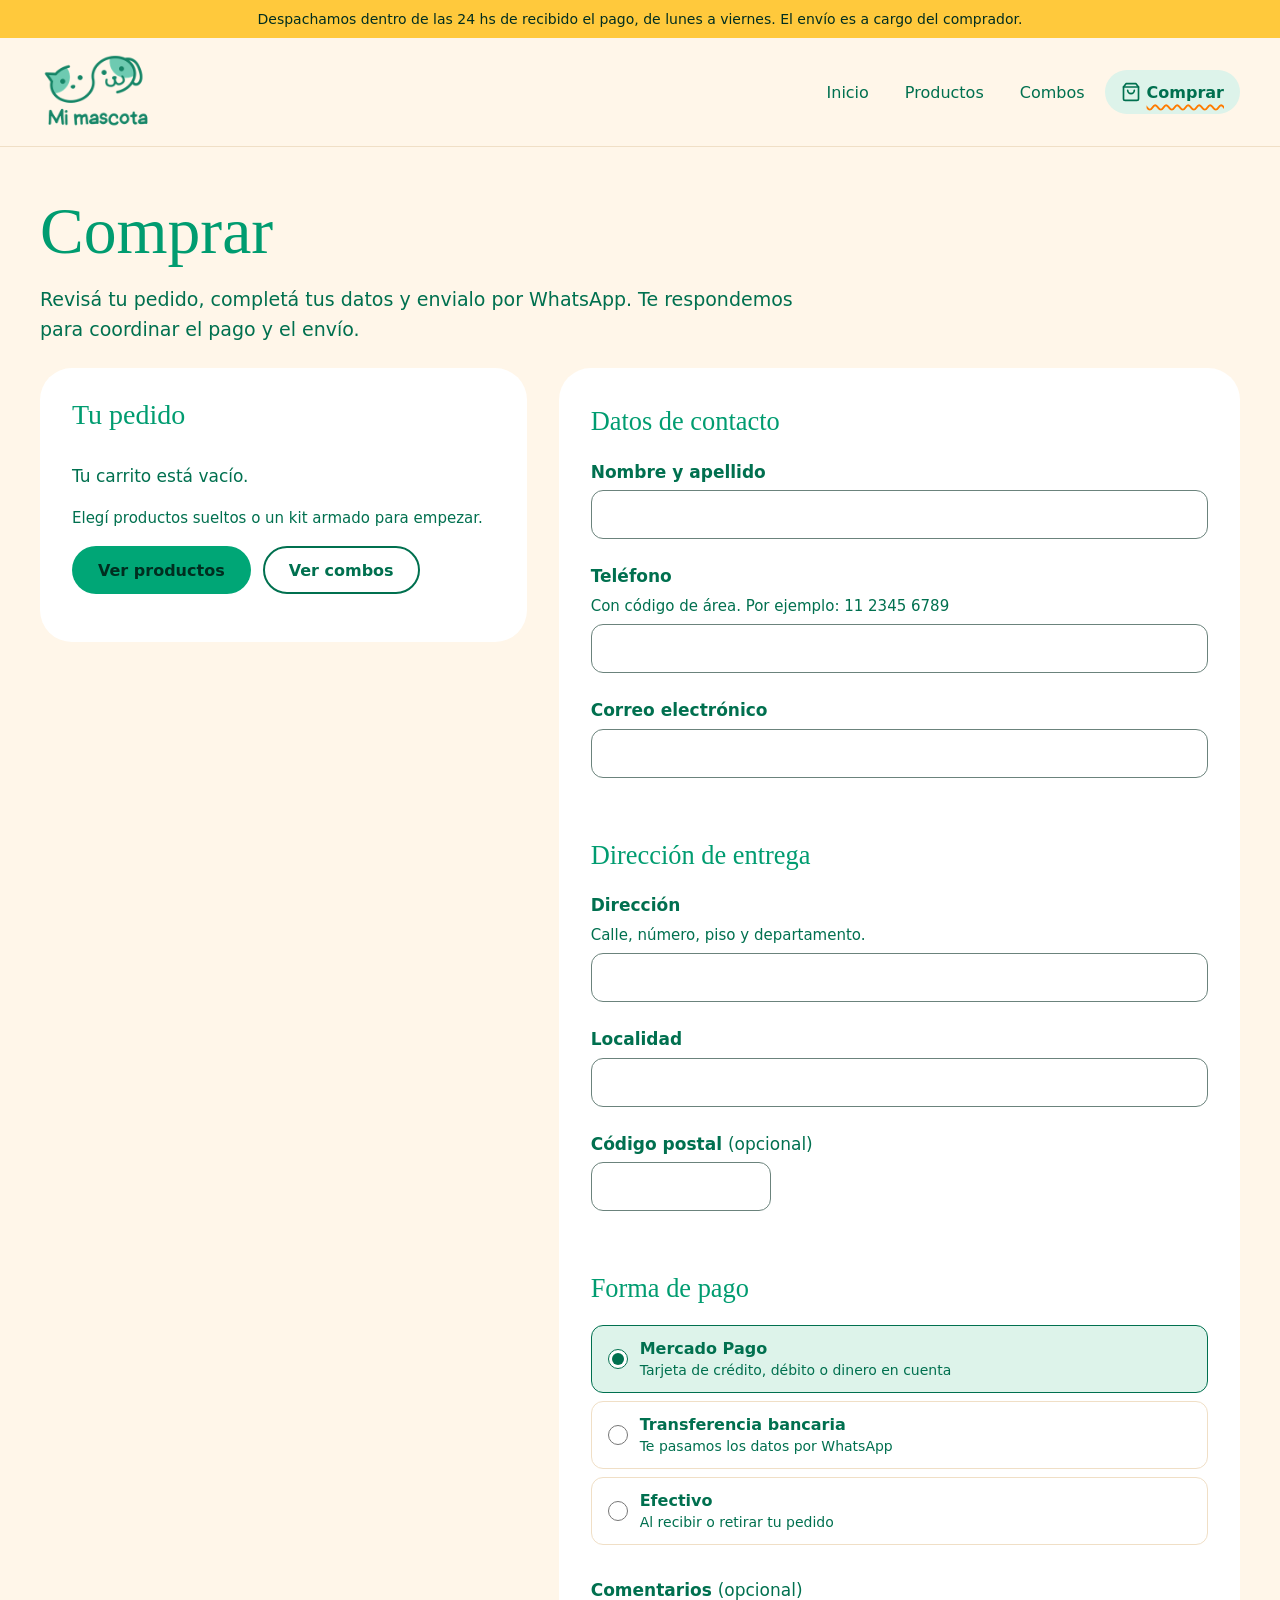
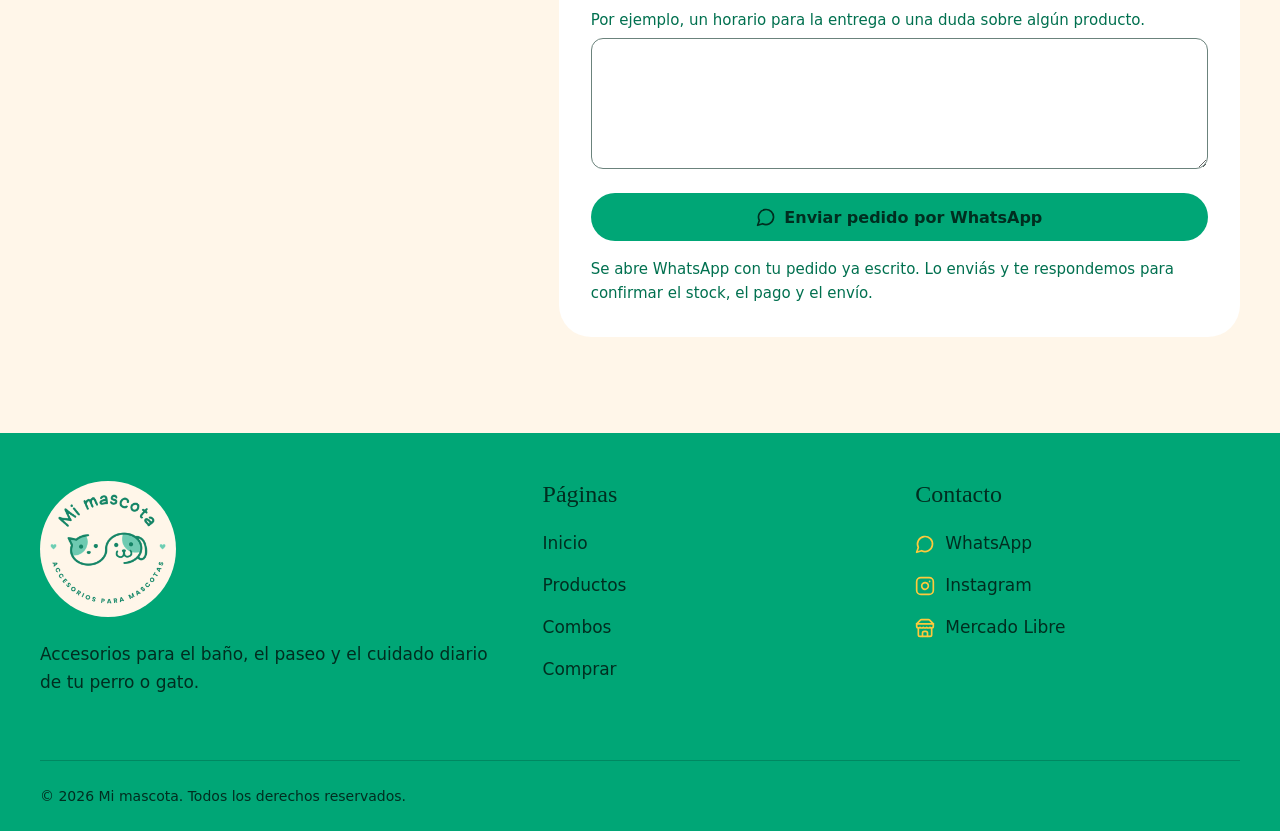
<file: formulariodecompra.html>
<!DOCTYPE html>
<html lang="es-AR">
<head>
  <meta charset="utf-8">
  <meta name="viewport" content="width=device-width, initial-scale=1">
  <meta http-equiv="Content-Security-Policy" content="default-src 'self'; script-src 'self'; style-src 'self' 'unsafe-inline' https://fonts.googleapis.com; font-src https://fonts.gstatic.com; img-src 'self' data:; connect-src 'self'; object-src 'none'; base-uri 'self'; form-action 'self'">
  <title>Comprar | Mi mascota</title>
  <meta name="description" content="Revisá tu pedido, completá tus datos y envialo por WhatsApp. Pagás con Mercado Pago, transferencia o efectivo.">
  <!-- Página del carrito: no se indexa (y no va en sitemap.xml), pero Google sigue sus links -->
  <meta name="robots" content="noindex, follow">
  <link rel="canonical" href="https://luciaasbisaa-lang.github.io/mimascota/formulariodecompra.html">
  <meta property="og:type" content="website">
  <meta property="og:site_name" content="Mi mascota">
  <meta property="og:locale" content="es_AR">
  <meta property="og:title" content="Comprar | Mi mascota">
  <meta property="og:description" content="Revisá tu pedido, completá tus datos y envialo por WhatsApp. Pagás con Mercado Pago, transferencia o efectivo.">
  <meta property="og:url" content="https://luciaasbisaa-lang.github.io/mimascota/formulariodecompra.html">
  <meta property="og:image" content="https://luciaasbisaa-lang.github.io/mimascota/img/compartir.jpg">
  <meta property="og:image:width" content="1200">
  <meta property="og:image:height" content="630">
  <meta property="og:image:alt" content="Logo de Mi mascota y el Kit Baño y Cepillado">
  <meta name="twitter:card" content="summary_large_image">
  <meta name="theme-color" content="#fff6e9">
  <link rel="icon" type="image/png" href="img/logo-circular.png">
  <link rel="preconnect" href="https://fonts.googleapis.com">
  <link rel="preconnect" href="https://fonts.gstatic.com" crossorigin>
  <link rel="stylesheet" href="https://fonts.googleapis.com/css2?family=Patrick+Hand&amp;family=Figtree:wght@400;500;600;700&amp;display=swap" referrerpolicy="no-referrer">
  <link rel="stylesheet" href="css/estilos.min.css">
  <script src="js/datos.js" defer></script>
  <script src="js/carrito.min.js" defer></script>
  <script src="js/comprar.min.js" defer></script>
</head>
<body>
  <svg width="0" height="0" style="position:absolute" aria-hidden="true" focusable="false">
    <symbol id="i-huella" viewBox="0 0 24 24"><g fill="currentColor"><path d="M12 12.2c-2.6 0-5.7 3.3-5.7 5.9 0 1.6 1.2 2.5 2.7 2.5 1.2 0 1.9-.6 3-.6s1.8.6 3 .6c1.5 0 2.7-.9 2.7-2.5 0-2.6-3.1-5.9-5.7-5.9Z"/><ellipse cx="4.6" cy="10.6" rx="2" ry="2.6" transform="rotate(-22 4.6 10.6)"/><ellipse cx="9" cy="6" rx="2.1" ry="2.8" transform="rotate(-8 9 6)"/><ellipse cx="15" cy="6" rx="2.1" ry="2.8" transform="rotate(8 15 6)"/><ellipse cx="19.4" cy="10.6" rx="2" ry="2.6" transform="rotate(22 19.4 10.6)"/></g></symbol>
    <symbol id="i-bolsa" viewBox="0 0 24 24"><g fill="none" stroke="currentColor" stroke-width="2" stroke-linecap="round" stroke-linejoin="round"><path d="M6 2 3 6v14a2 2 0 0 0 2 2h14a2 2 0 0 0 2-2V6l-3-4Z"/><path d="M3 6h18"/><path d="M16 10a4 4 0 0 1-8 0"/></g></symbol>
    <symbol id="i-tienda" viewBox="0 0 24 24"><g fill="none" stroke="currentColor" stroke-width="2" stroke-linecap="round" stroke-linejoin="round"><path d="m2 7 4.41-4.41A2 2 0 0 1 7.83 2h8.34a2 2 0 0 1 1.42.59L22 7"/><path d="M4 12v8a2 2 0 0 0 2 2h12a2 2 0 0 0 2-2v-8"/><path d="M15 22v-4a2 2 0 0 0-2-2h-2a2 2 0 0 0-2 2v4"/><path d="M2 7h20"/><path d="M22 7v3a2 2 0 0 1-2 2 2.7 2.7 0 0 1-2-.8 2.7 2.7 0 0 1-2 .8 2.7 2.7 0 0 1-2-.8 2.7 2.7 0 0 1-2 .8 2.7 2.7 0 0 1-2-.8 2.7 2.7 0 0 1-2 .8 2.7 2.7 0 0 1-2-.8A2.7 2.7 0 0 1 4 12a2 2 0 0 1-2-2V7"/></g></symbol>
    <symbol id="i-mensaje" viewBox="0 0 24 24"><g fill="none" stroke="currentColor" stroke-width="2" stroke-linecap="round" stroke-linejoin="round"><path d="M7.9 20A9 9 0 1 0 4 16.1L2 22Z"/></g></symbol>
    <symbol id="i-instagram" viewBox="0 0 24 24"><g fill="none" stroke="currentColor" stroke-width="2" stroke-linecap="round" stroke-linejoin="round"><rect width="20" height="20" x="2" y="2" rx="5"/><path d="M16 11.37A4 4 0 1 1 12.63 8 4 4 0 0 1 16 11.37z"/><path d="M17.5 6.5h.01"/></g></symbol>
    <symbol id="i-menos" viewBox="0 0 24 24"><g fill="none" stroke="currentColor" stroke-width="2.5" stroke-linecap="round"><path d="M5 12h14"/></g></symbol>
    <symbol id="i-mas" viewBox="0 0 24 24"><g fill="none" stroke="currentColor" stroke-width="2.5" stroke-linecap="round"><path d="M5 12h14"/><path d="M12 5v14"/></g></symbol>
    <symbol id="i-tacho" viewBox="0 0 24 24"><g fill="none" stroke="currentColor" stroke-width="2" stroke-linecap="round" stroke-linejoin="round"><path d="M3 6h18"/><path d="M19 6v14c0 1-1 2-2 2H7c-1 0-2-1-2-2V6"/><path d="M8 6V4c0-1 1-2 2-2h4c1 0 2 1 2 2v2"/></g></symbol>
    <symbol id="i-alerta" viewBox="0 0 24 24"><g fill="none" stroke="currentColor" stroke-width="2" stroke-linecap="round" stroke-linejoin="round"><circle cx="12" cy="12" r="10"/><path d="M12 8v4"/><path d="M12 16h.01"/></g></symbol>
    <symbol id="i-listo" viewBox="0 0 24 24"><g fill="none" stroke="currentColor" stroke-width="2.5" stroke-linecap="round" stroke-linejoin="round"><path d="M20 6 9 17l-5-5"/></g></symbol>
  </svg>

  <a class="saltar" href="#contenido">Ir al contenido</a>

  <p class="barra-aviso">Despachamos dentro de las 24 hs de recibido el pago, de lunes a viernes. El envío es a cargo del comprador.</p>

  <header class="cabecera">
    <div class="contenedor cabecera__fila">
      <a class="logo" href="index.html">
        <img src="img/logo-menu.png" width="260" height="174" alt="Mi mascota">
      </a>
      <nav class="nav" aria-label="Principal">
        <ul>
          <li><a href="index.html">Inicio</a></li>
          <li><a href="productos.html">Productos</a></li>
          <li><a href="combos.html">Combos</a></li>
          <li>
            <a href="formulariodecompra.html" aria-current="page">
              <svg class="icono" aria-hidden="true"><use href="#i-bolsa"/></svg>
              Comprar
              <span class="contador" data-contador hidden aria-hidden="true">0</span>
              <span class="sr-only" data-contador-texto></span>
            </a>
          </li>
        </ul>
      </nav>
    </div>
  </header>

  <main id="contenido">
    <div class="contenedor">
      <header class="cabecera-pagina">
        <h1>Comprar</h1>
        <p class="intro">Revisá tu pedido, completá tus datos y envialo por WhatsApp. Te respondemos para coordinar el pago y el envío.</p>
      </header>

      <div class="compra" data-compra>
        <section class="panel resumen" id="resumen" aria-labelledby="titulo-resumen" tabindex="-1">
          <h2 id="titulo-resumen">Tu pedido</h2>

          <div class="vacio" data-vacio hidden>
            <p>Tu carrito está vacío.</p>
            <p class="nota">Elegí productos sueltos o un kit armado para empezar.</p>
            <div class="vacio__acciones">
              <a class="boton boton--primario" href="productos.html">Ver productos</a>
              <a class="boton boton--secundario" href="combos.html">Ver combos</a>
            </div>
          </div>

          <div data-con-productos hidden>
            <ul class="lineas" data-lineas></ul>
            <p class="total"><span>Total</span><span class="precio" data-total></span></p>
            <p class="nota">El envío es a cargo del comprador y no está incluido en el total. Despachamos dentro de las 24 hs de recibido el pago, de lunes a viernes.</p>
          </div>

          <noscript>
            <p>Para armar tu pedido en la web necesitás tener JavaScript activado. También podés escribirnos directo por WhatsApp.</p>
          </noscript>
        </section>

        <section class="panel" aria-labelledby="titulo-datos">
          <h2 id="titulo-datos" class="sr-only">Tus datos</h2>

          <form data-formulario novalidate>
            <div class="errores" data-errores tabindex="-1" hidden>
              <h3>Revisá estos datos antes de enviar</h3>
              <ul data-errores-lista></ul>
            </div>

            <fieldset>
              <legend>Datos de contacto</legend>
              <div class="campo">
                <label for="nombre">Nombre y apellido</label>
                <input id="nombre" name="nombre" type="text" autocomplete="name" maxlength="80" required>
                <p class="mensaje-error" id="error-nombre" hidden></p>
              </div>
              <div class="campo">
                <label for="telefono">Teléfono</label>
                <p class="ayuda" id="ayuda-telefono">Con código de área. Por ejemplo: 11 2345 6789</p>
                <input id="telefono" name="telefono" type="tel" inputmode="tel" autocomplete="tel" maxlength="25" aria-describedby="ayuda-telefono" required>
                <p class="mensaje-error" id="error-telefono" hidden></p>
              </div>
              <div class="campo">
                <label for="email">Correo electrónico</label>
                <input id="email" name="email" type="email" autocomplete="email" spellcheck="false" autocapitalize="off" maxlength="254" required>
                <p class="mensaje-error" id="error-email" hidden></p>
              </div>
            </fieldset>

            <fieldset>
              <legend>Dirección de entrega</legend>
              <div class="campo">
                <label for="direccion">Dirección</label>
                <p class="ayuda" id="ayuda-direccion">Calle, número, piso y departamento.</p>
                <input id="direccion" name="direccion" type="text" autocomplete="street-address" maxlength="120" aria-describedby="ayuda-direccion" required>
                <p class="mensaje-error" id="error-direccion" hidden></p>
              </div>
              <div class="campo">
                <label for="localidad">Localidad</label>
                <input id="localidad" name="localidad" type="text" autocomplete="address-level2" maxlength="80" required>
                <p class="mensaje-error" id="error-localidad" hidden></p>
              </div>
              <div class="campo campo--corto">
                <label for="cp">Código postal <span class="opcional">(opcional)</span></label>
                <input id="cp" name="cp" type="text" autocomplete="postal-code" maxlength="10">
                <p class="mensaje-error" id="error-cp" hidden></p>
              </div>
            </fieldset>

            <fieldset>
              <legend>Forma de pago</legend>
              <div class="opciones">
                <label class="opcion">
                  <input type="radio" name="pago" value="Mercado Pago" checked>
                  <span><strong>Mercado Pago</strong>Tarjeta de crédito, débito o dinero en cuenta</span>
                </label>
                <label class="opcion">
                  <input type="radio" name="pago" value="Transferencia bancaria">
                  <span><strong>Transferencia bancaria</strong>Te pasamos los datos por WhatsApp</span>
                </label>
                <label class="opcion">
                  <input type="radio" name="pago" value="Efectivo">
                  <span><strong>Efectivo</strong>Al recibir o retirar tu pedido</span>
                </label>
              </div>
            </fieldset>

            <div class="campo">
              <label for="comentarios">Comentarios <span class="opcional">(opcional)</span></label>
              <p class="ayuda" id="ayuda-comentarios">Por ejemplo, un horario para la entrega o una duda sobre algún producto.</p>
              <textarea id="comentarios" name="comentarios" rows="4" maxlength="500" autocomplete="off" aria-describedby="ayuda-comentarios"></textarea>
            </div>

            <button class="boton boton--primario enviar" type="submit">
              <svg class="icono" aria-hidden="true"><use href="#i-mensaje"/></svg>
              Enviar pedido por WhatsApp
            </button>
            <p class="aclaracion">Se abre WhatsApp con tu pedido ya escrito. Lo enviás y te respondemos para confirmar el stock, el pago y el envío.</p>
          </form>
        </section>
      </div>

      <section class="panel confirmacion" data-confirmacion hidden aria-labelledby="titulo-confirmacion">
        <svg class="icono icono-grande" aria-hidden="true"><use href="#i-listo"/></svg>
        <h2 id="titulo-confirmacion" tabindex="-1">Tu pedido está listo en WhatsApp</h2>
        <p>Se abrió una conversación con Mi mascota con tu pedido escrito. Enviá el mensaje y te respondemos para coordinar el pago y el envío.</p>
        <p>¿No se abrió WhatsApp? <a href="https://wa.me/" data-enlace-whatsapp target="_blank" rel="noopener noreferrer" referrerpolicy="no-referrer">Abrir el pedido en WhatsApp</a>.</p>
        <div class="vacio__acciones">
          <a class="boton boton--secundario" href="productos.html">Seguir mirando productos</a>
        </div>
      </section>
    </div>
  </main>

  <footer class="pie">
    <div class="contenedor">
      <div class="pie__grilla">
        <div>
          <a class="pie__logo" href="index.html">
            <img src="img/logo-circular.png" width="400" height="400" loading="lazy" alt="Mi mascota">
          </a>
          <p>Accesorios para el baño, el paseo y el cuidado diario de tu perro o gato.</p>
        </div>
        <nav aria-label="Páginas">
          <h2>Páginas</h2>
          <ul>
            <li><a href="index.html">Inicio</a></li>
            <li><a href="productos.html">Productos</a></li>
            <li><a href="combos.html">Combos</a></li>
            <li><a href="formulariodecompra.html">Comprar</a></li>
          </ul>
        </nav>
        <div>
          <h2>Contacto</h2>
          <ul>
            <li><a href="https://wa.me/" data-link="whatsapp" referrerpolicy="no-referrer"><svg class="icono" aria-hidden="true"><use href="#i-mensaje"/></svg>WhatsApp</a></li>
            <li><a href="https://www.instagram.com/" data-link="instagram" referrerpolicy="no-referrer"><svg class="icono" aria-hidden="true"><use href="#i-instagram"/></svg>Instagram</a></li>
            <li><a href="https://www.mercadolibre.com.ar/" data-link="mercadolibre" referrerpolicy="no-referrer"><svg class="icono" aria-hidden="true"><use href="#i-tienda"/></svg>Mercado Libre</a></li>
          </ul>
        </div>
      </div>
      <p class="pie__legal">© 2026 Mi mascota. Todos los derechos reservados.</p>
    </div>
  </footer>

  <p class="sr-only" role="status" data-anuncio></p>
</body>
</html>
</file>
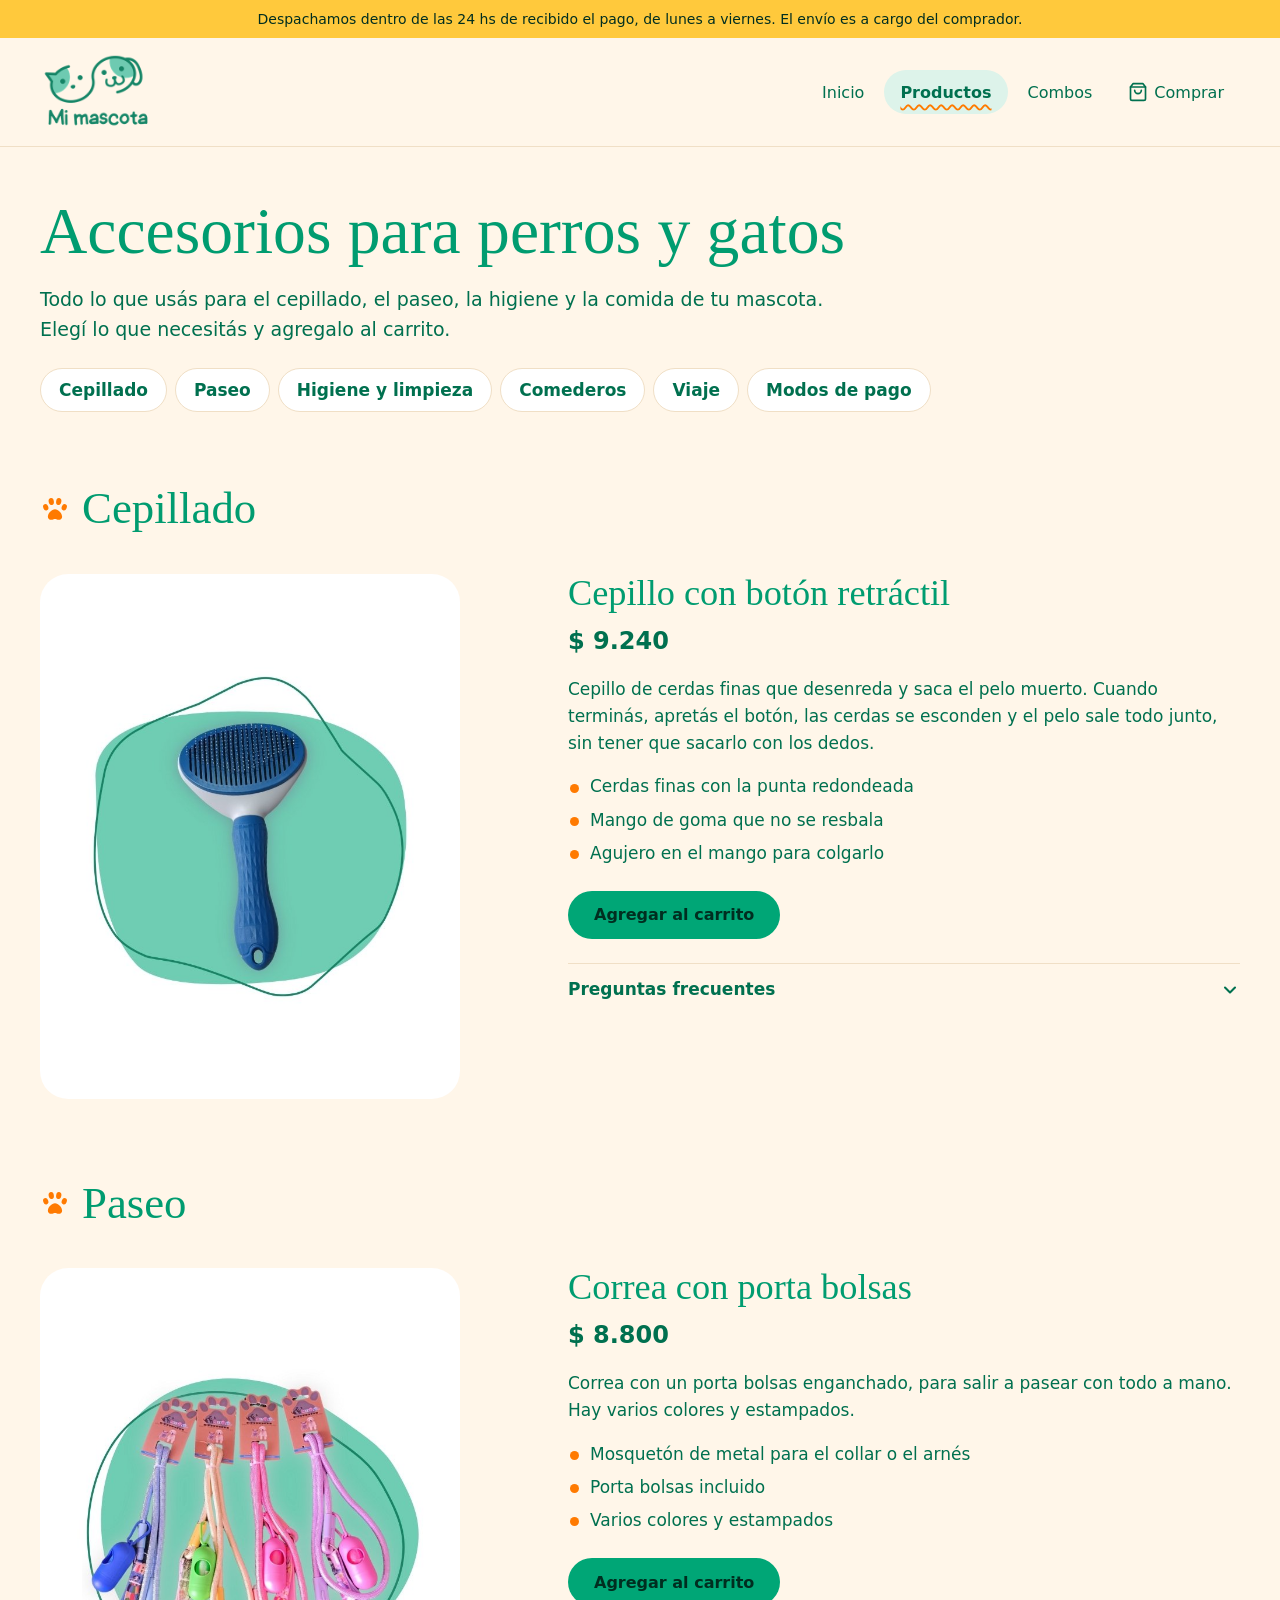
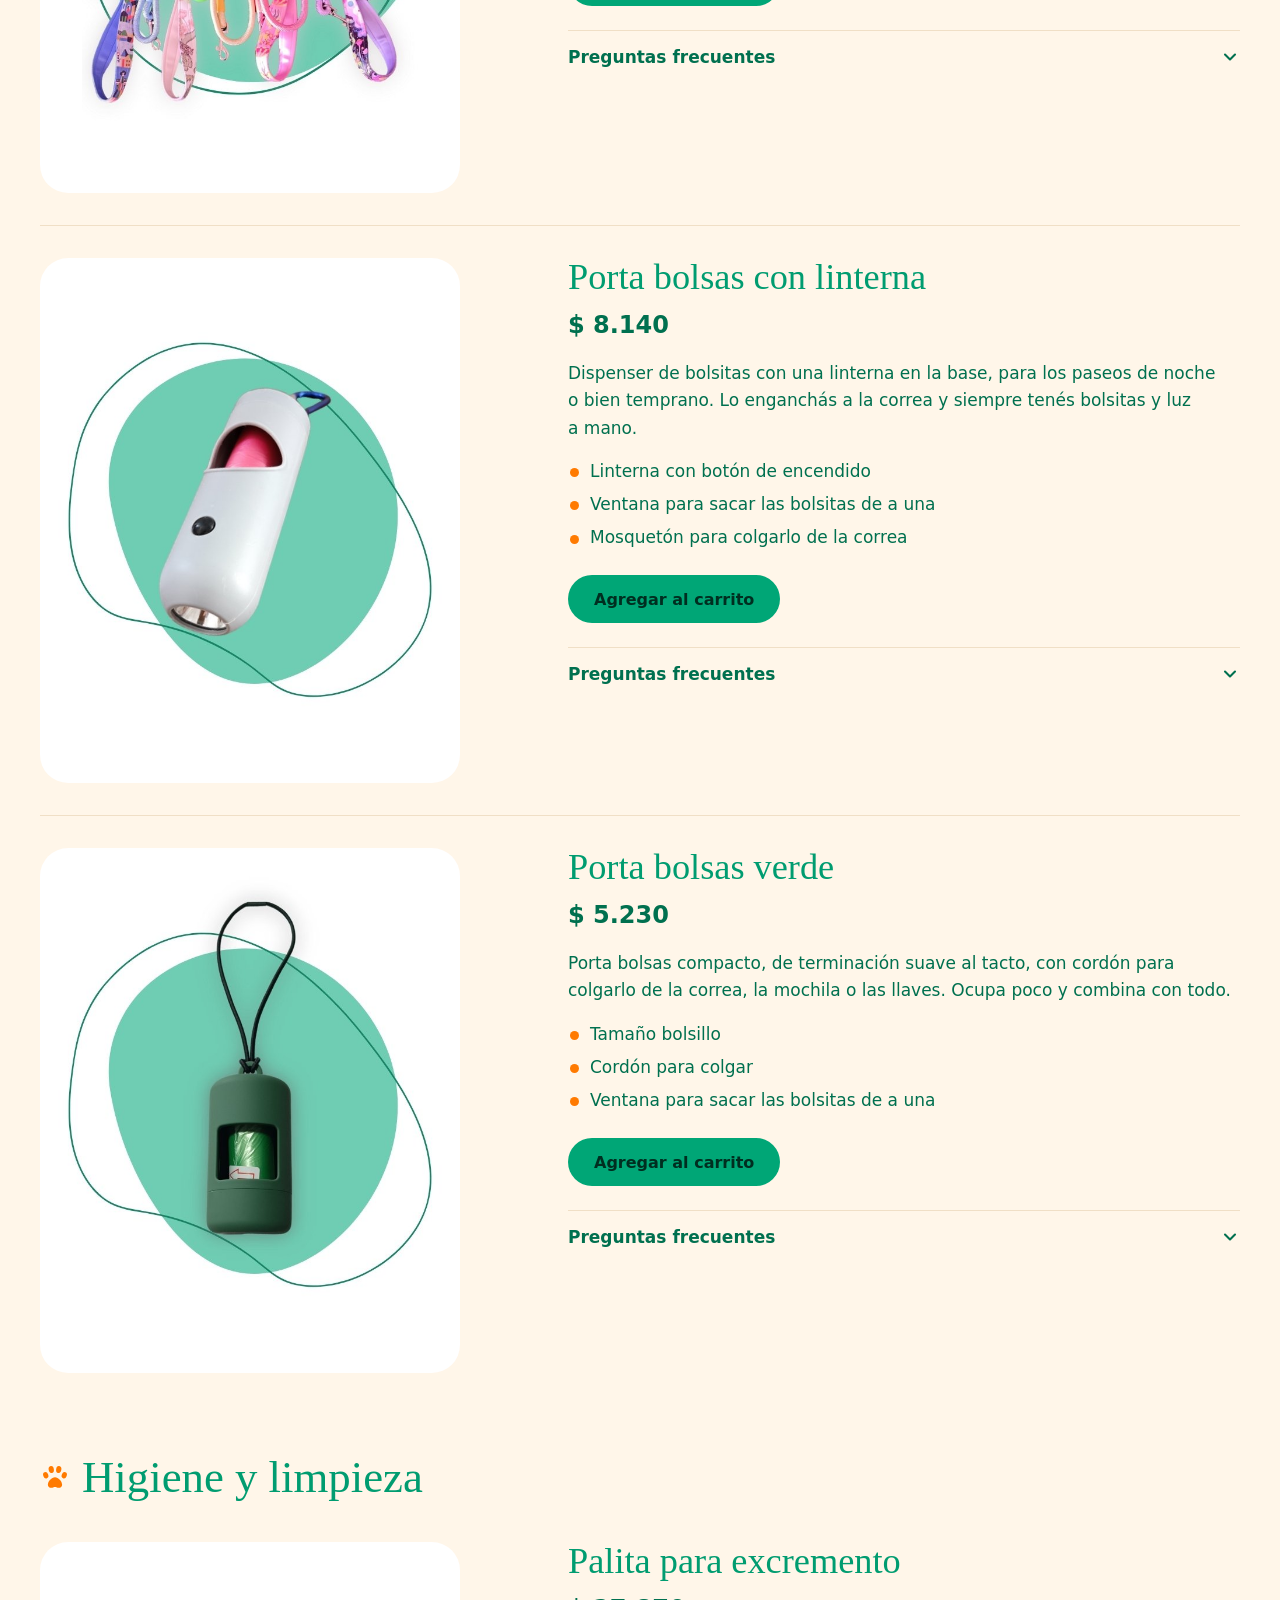
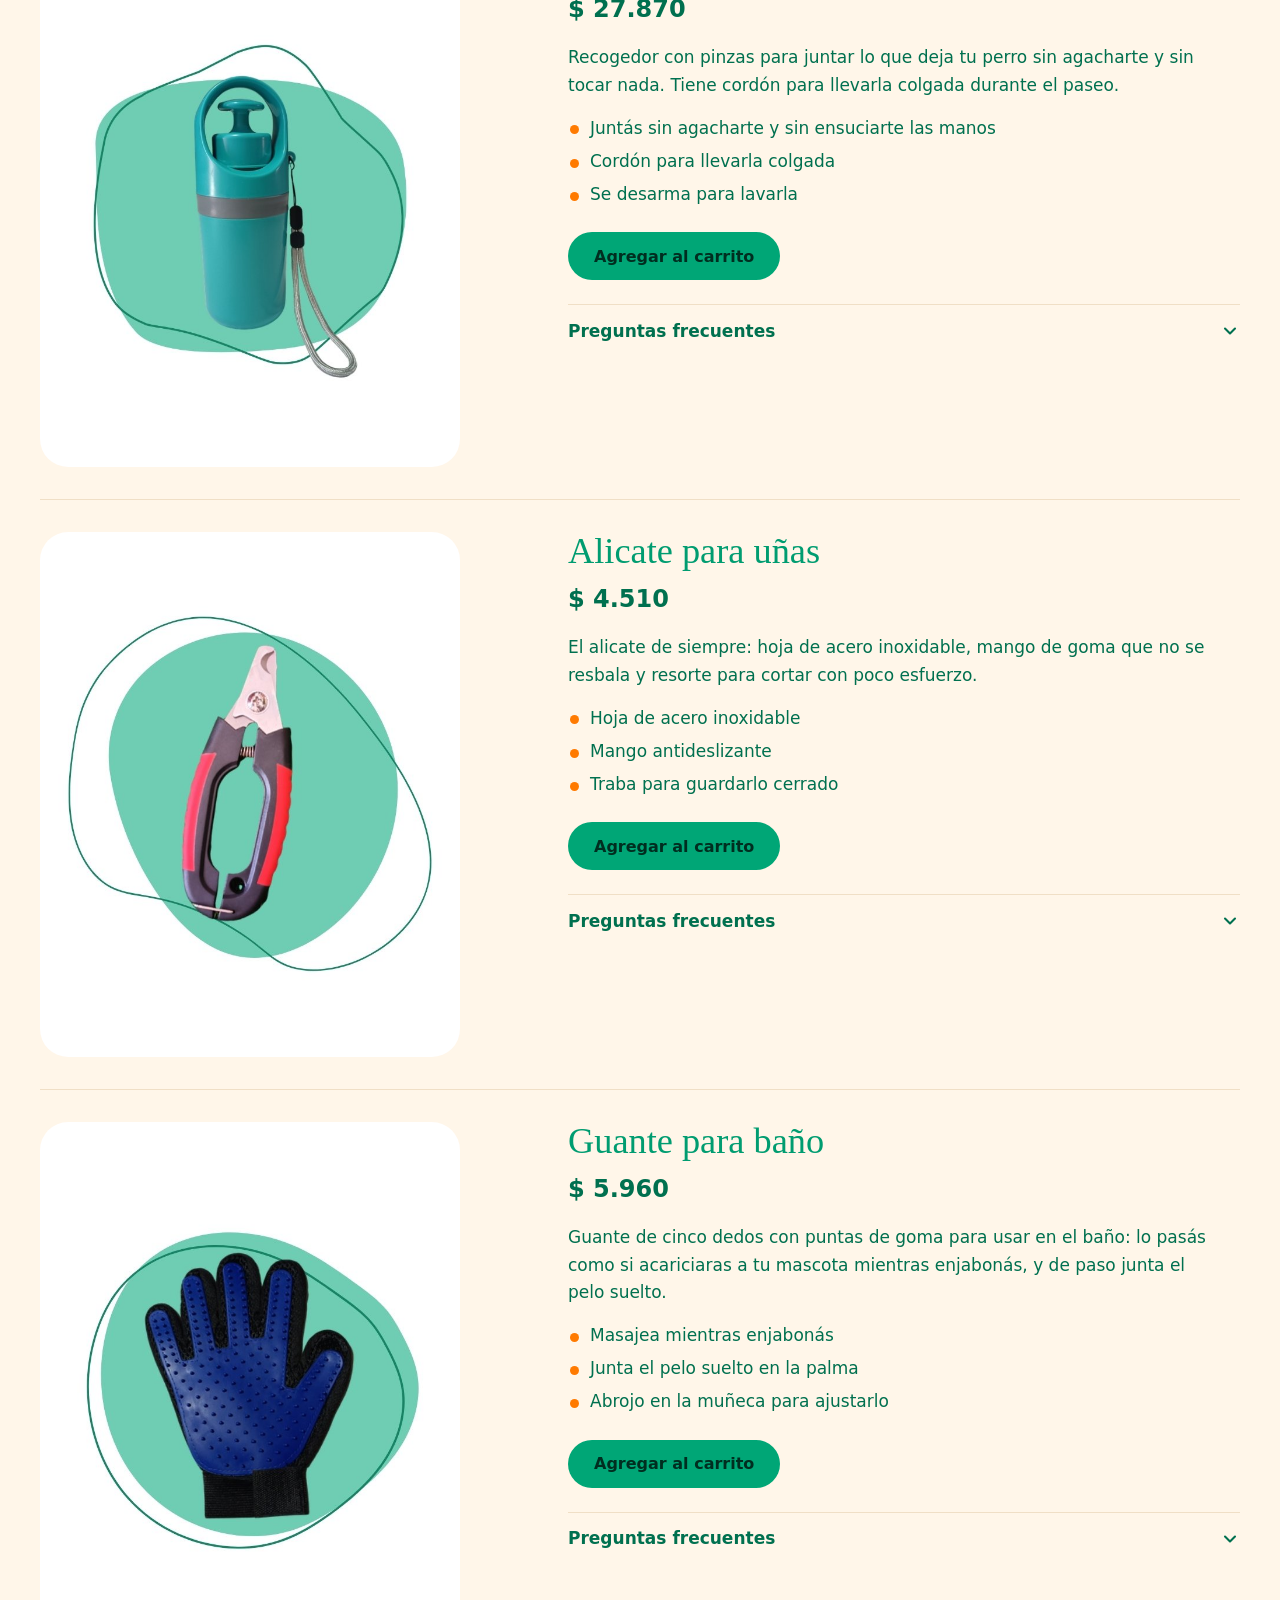
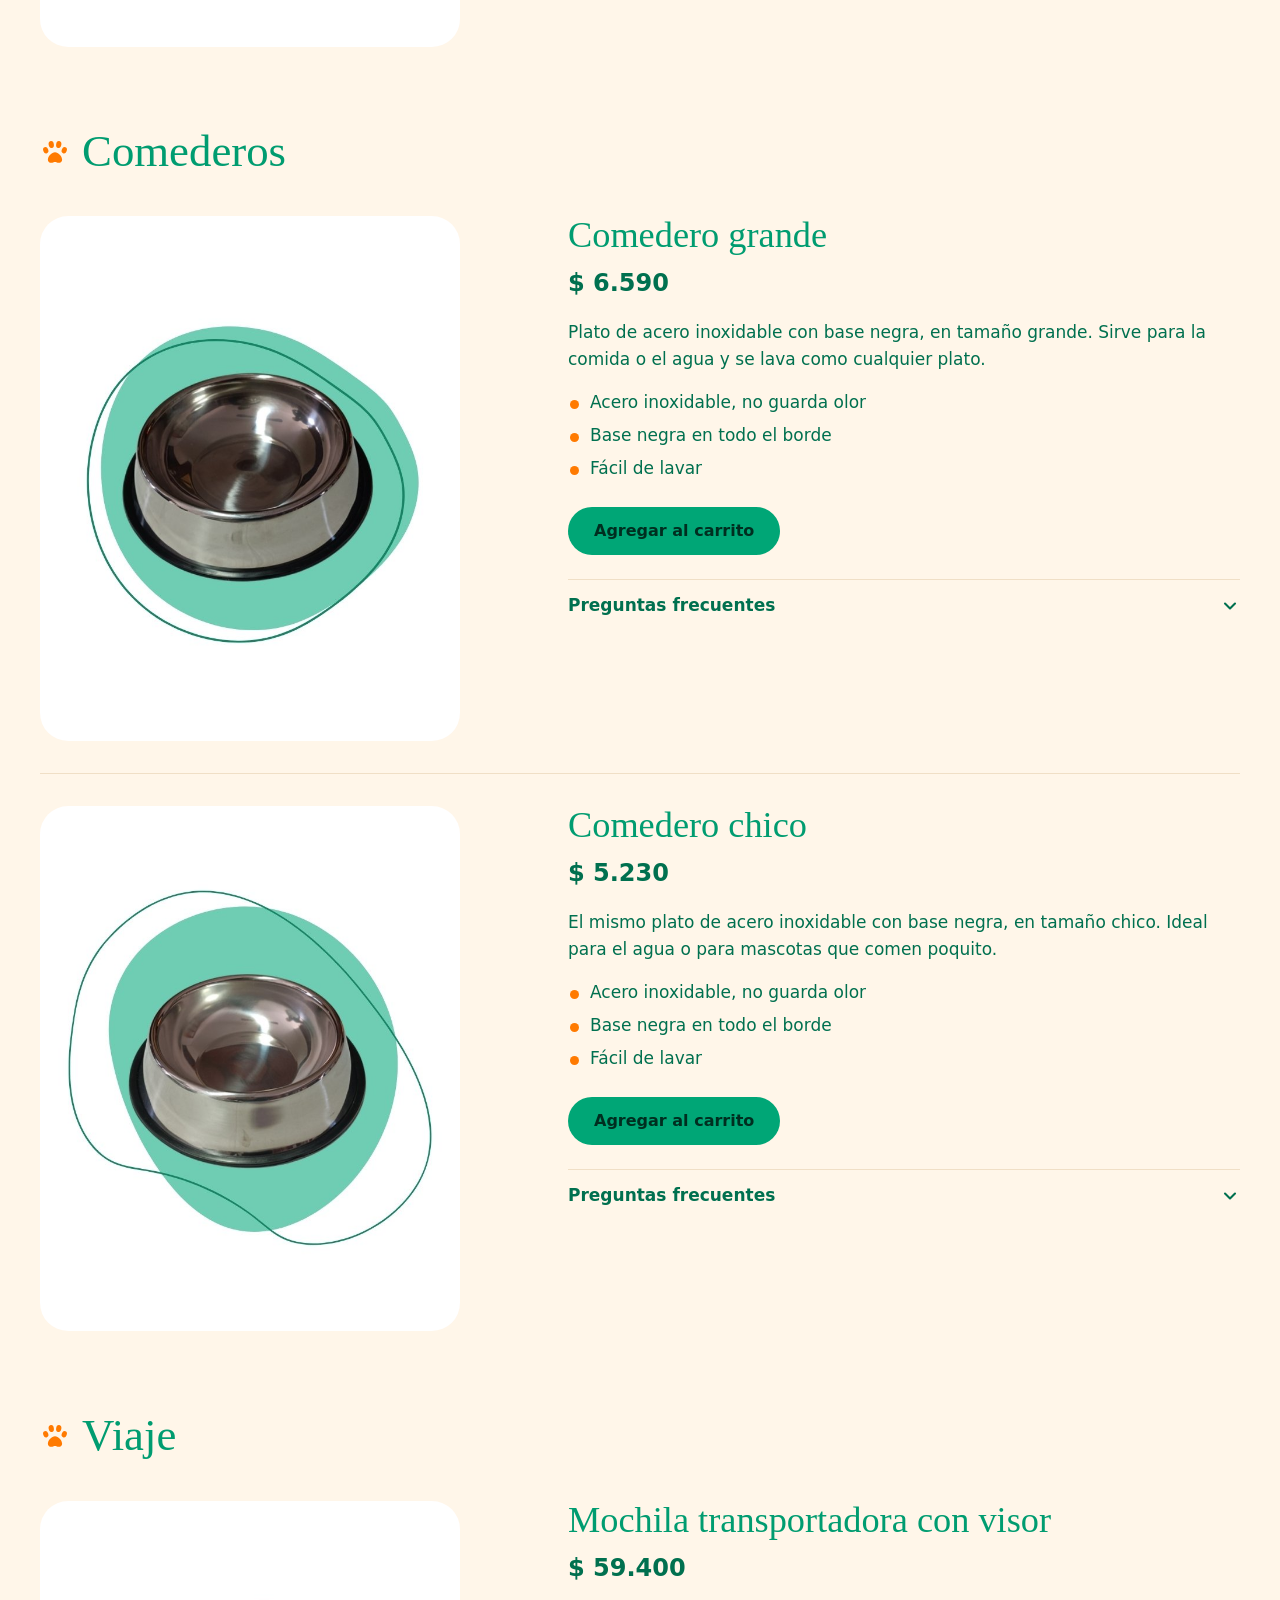
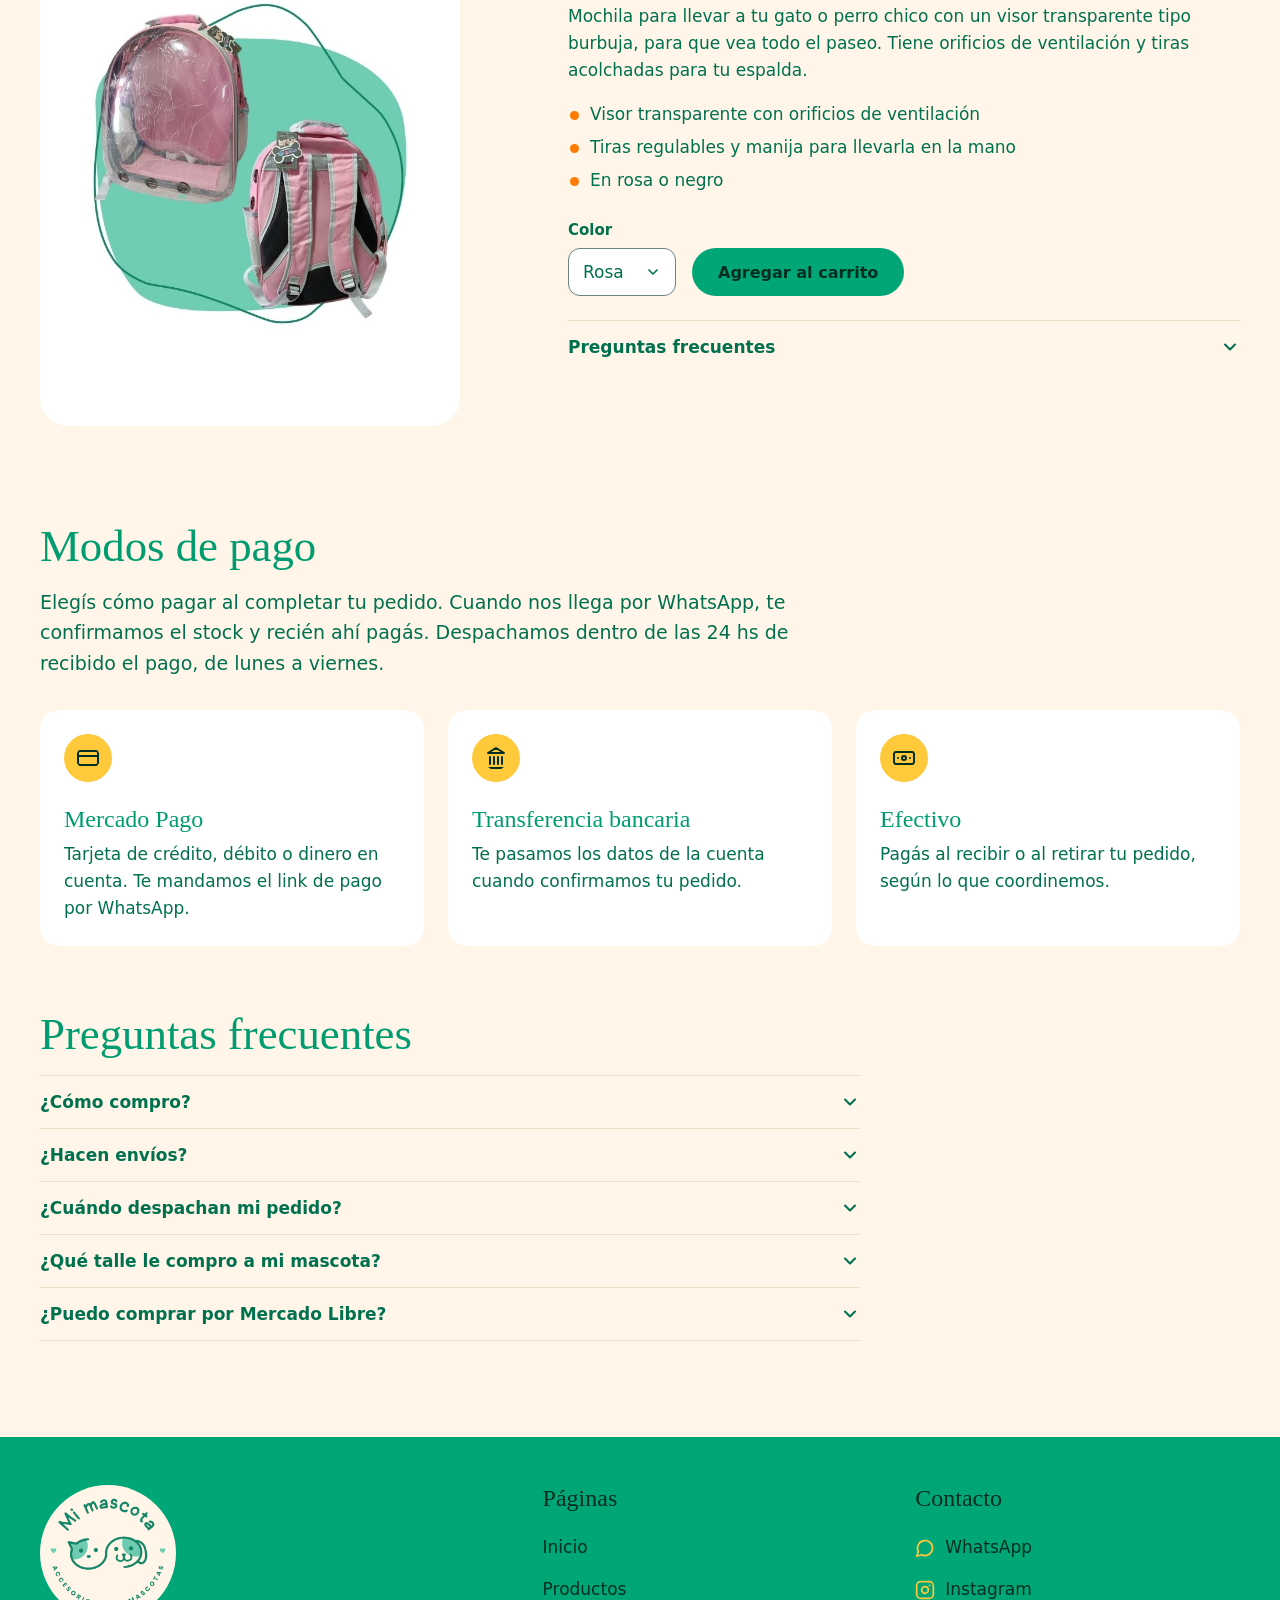
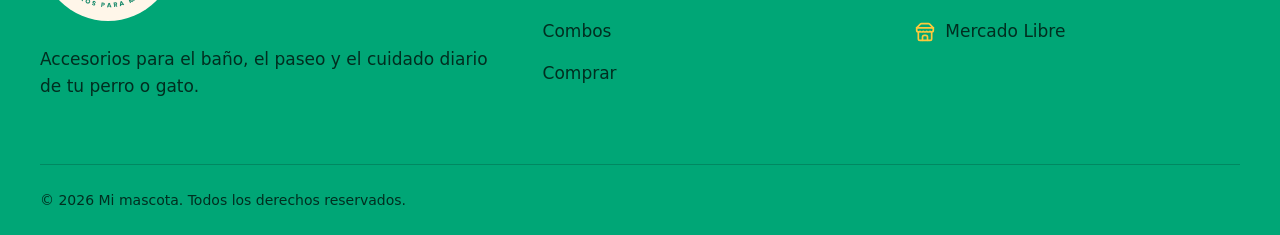
<file: productos.html>
<!DOCTYPE html>
<html lang="es-AR">
<head>
  <meta charset="utf-8">
  <meta name="viewport" content="width=device-width, initial-scale=1">
  <meta http-equiv="Content-Security-Policy" content="default-src 'self'; script-src 'self'; style-src 'self' 'unsafe-inline' https://fonts.googleapis.com; font-src https://fonts.gstatic.com; img-src 'self' data:; connect-src 'self'; object-src 'none'; base-uri 'self'; form-action 'self'">
  <title>Accesorios para perros y gatos, con precios | Mi mascota</title>
  <meta name="description" content="Cepillos, correas, porta bolsas, palita, alicate, comederos y mochila transportadora para tu mascota. Mirá precios y detalles, y comprá por la web.">
  <meta name="robots" content="index, follow">
  <link rel="canonical" href="https://luciaasbisaa-lang.github.io/mimascota/productos.html">
  <meta property="og:type" content="website">
  <meta property="og:site_name" content="Mi mascota">
  <meta property="og:locale" content="es_AR">
  <meta property="og:title" content="Accesorios para perros y gatos, con precios | Mi mascota">
  <meta property="og:description" content="Cepillos, correas, porta bolsas, palita, alicate, comederos y mochila transportadora para tu mascota. Mirá precios y detalles, y comprá por la web.">
  <meta property="og:url" content="https://luciaasbisaa-lang.github.io/mimascota/productos.html">
  <meta property="og:image" content="https://luciaasbisaa-lang.github.io/mimascota/img/compartir.jpg">
  <meta property="og:image:width" content="1200">
  <meta property="og:image:height" content="630">
  <meta property="og:image:alt" content="Logo de Mi mascota y el Kit Baño y Cepillado">
  <meta name="twitter:card" content="summary_large_image">
  <meta name="theme-color" content="#fff6e9">
  <link rel="icon" type="image/png" href="img/logo-circular.png">
  <link rel="preconnect" href="https://fonts.googleapis.com">
  <link rel="preconnect" href="https://fonts.gstatic.com" crossorigin>
  <link rel="stylesheet" href="https://fonts.googleapis.com/css2?family=Patrick+Hand&amp;family=Figtree:wght@400;500;600;700&amp;display=swap" referrerpolicy="no-referrer">
  <link rel="stylesheet" href="css/estilos.min.css">
  <script src="js/datos.js" defer></script>
  <script src="js/carrito.min.js" defer></script>
  <!-- Datos estructurados: productID es el id de js/datos.js; carrito.js reemplaza cada precio por el de datos.js -->
  <script type="application/ld+json">
  {
    "@context": "https://schema.org",
    "@type": "CollectionPage",
    "@id": "https://luciaasbisaa-lang.github.io/mimascota/productos.html#pagina",
    "name": "Accesorios para perros y gatos",
    "url": "https://luciaasbisaa-lang.github.io/mimascota/productos.html",
    "inLanguage": "es-AR",
    "isPartOf": { "@id": "https://luciaasbisaa-lang.github.io/mimascota/#sitio" },
    "mainEntity": {
      "@type": "ItemList",
      "itemListElement": [
        { "@type": "ListItem", "position": 1, "item": {
          "@type": "Product", "productID": "cepillo", "sku": "MM-02",
          "name": "Cepillo con botón retráctil",
          "description": "Cepillo de cerdas finas que desenreda y saca el pelo muerto. Al apretar el botón, las cerdas se esconden y el pelo sale todo junto.",
          "image": "https://luciaasbisaa-lang.github.io/mimascota/img/cepillo-retractil.jpg",
          "url": "https://luciaasbisaa-lang.github.io/mimascota/productos.html#cepillo",
          "offers": { "@type": "Offer", "price": 9240, "priceCurrency": "ARS", "url": "https://luciaasbisaa-lang.github.io/mimascota/productos.html#cepillo", "seller": { "@id": "https://luciaasbisaa-lang.github.io/mimascota/#tienda" } }
        } },
        { "@type": "ListItem", "position": 2, "item": {
          "@type": "Product", "productID": "correa", "sku": "MM-05",
          "name": "Correa con porta bolsas",
          "description": "Correa con un porta bolsas enganchado, para salir a pasear con todo a mano. En varios colores y estampados.",
          "image": "https://luciaasbisaa-lang.github.io/mimascota/img/correa-porta-bolsas.jpg",
          "url": "https://luciaasbisaa-lang.github.io/mimascota/productos.html#correa",
          "offers": { "@type": "Offer", "price": 8800, "priceCurrency": "ARS", "url": "https://luciaasbisaa-lang.github.io/mimascota/productos.html#correa", "seller": { "@id": "https://luciaasbisaa-lang.github.io/mimascota/#tienda" } }
        } },
        { "@type": "ListItem", "position": 3, "item": {
          "@type": "Product", "productID": "porta-linterna", "sku": "MM-07",
          "name": "Porta bolsas con linterna",
          "description": "Dispenser de bolsitas con una linterna en la base, para los paseos de noche o bien temprano. Se engancha a la correa.",
          "image": "https://luciaasbisaa-lang.github.io/mimascota/img/porta-bolsas-linterna.jpg",
          "url": "https://luciaasbisaa-lang.github.io/mimascota/productos.html#porta-linterna",
          "offers": { "@type": "Offer", "price": 8140, "priceCurrency": "ARS", "url": "https://luciaasbisaa-lang.github.io/mimascota/productos.html#porta-linterna", "seller": { "@id": "https://luciaasbisaa-lang.github.io/mimascota/#tienda" } }
        } },
        { "@type": "ListItem", "position": 4, "item": {
          "@type": "Product", "productID": "porta-bolsas", "sku": "MM-04",
          "name": "Porta bolsas verde",
          "description": "Porta bolsas compacto, de terminación suave al tacto, con cordón para colgarlo de la correa, la mochila o las llaves.",
          "image": "https://luciaasbisaa-lang.github.io/mimascota/img/porta-bolsas-verde.jpg",
          "url": "https://luciaasbisaa-lang.github.io/mimascota/productos.html#porta-bolsas",
          "offers": { "@type": "Offer", "price": 5230, "priceCurrency": "ARS", "url": "https://luciaasbisaa-lang.github.io/mimascota/productos.html#porta-bolsas", "seller": { "@id": "https://luciaasbisaa-lang.github.io/mimascota/#tienda" } }
        } },
        { "@type": "ListItem", "position": 5, "item": {
          "@type": "Product", "productID": "palita", "sku": "MM-01",
          "name": "Palita para excremento",
          "description": "Recogedor con pinzas para juntar lo que deja tu perro sin agacharte y sin tocar nada. Con cordón para llevarla colgada.",
          "image": "https://luciaasbisaa-lang.github.io/mimascota/img/palita.jpg",
          "url": "https://luciaasbisaa-lang.github.io/mimascota/productos.html#palita",
          "offers": { "@type": "Offer", "price": 27870, "priceCurrency": "ARS", "url": "https://luciaasbisaa-lang.github.io/mimascota/productos.html#palita", "seller": { "@id": "https://luciaasbisaa-lang.github.io/mimascota/#tienda" } }
        } },
        { "@type": "ListItem", "position": 6, "item": {
          "@type": "Product", "productID": "alicate", "sku": "MM-10",
          "name": "Alicate para uñas",
          "description": "Alicate con hoja de acero inoxidable, mango de goma que no se resbala y resorte para cortar con poco esfuerzo.",
          "image": "https://luciaasbisaa-lang.github.io/mimascota/img/alicate-unas.jpg",
          "url": "https://luciaasbisaa-lang.github.io/mimascota/productos.html#alicate",
          "offers": { "@type": "Offer", "price": 4510, "priceCurrency": "ARS", "url": "https://luciaasbisaa-lang.github.io/mimascota/productos.html#alicate", "seller": { "@id": "https://luciaasbisaa-lang.github.io/mimascota/#tienda" } }
        } },
        { "@type": "ListItem", "position": 7, "item": {
          "@type": "Product", "productID": "guantes-bano", "sku": "MM-08",
          "name": "Guante para baño",
          "description": "Guante de cinco dedos con puntas de goma para enjabonar a tu mascota en el baño. De paso junta el pelo suelto.",
          "image": "https://luciaasbisaa-lang.github.io/mimascota/img/guante-bano.jpg",
          "url": "https://luciaasbisaa-lang.github.io/mimascota/productos.html#guante-bano",
          "offers": { "@type": "Offer", "price": 5960, "priceCurrency": "ARS", "url": "https://luciaasbisaa-lang.github.io/mimascota/productos.html#guante-bano", "seller": { "@id": "https://luciaasbisaa-lang.github.io/mimascota/#tienda" } }
        } },
        { "@type": "ListItem", "position": 8, "item": {
          "@type": "Product", "productID": "comedero-grande", "sku": "MM-14",
          "name": "Comedero grande",
          "description": "Plato de acero inoxidable con base negra, en tamaño grande. Sirve para la comida o el agua.",
          "image": "https://luciaasbisaa-lang.github.io/mimascota/img/comedero-grande.jpg",
          "url": "https://luciaasbisaa-lang.github.io/mimascota/productos.html#comedero-grande",
          "offers": { "@type": "Offer", "price": 6590, "priceCurrency": "ARS", "url": "https://luciaasbisaa-lang.github.io/mimascota/productos.html#comedero-grande", "seller": { "@id": "https://luciaasbisaa-lang.github.io/mimascota/#tienda" } }
        } },
        { "@type": "ListItem", "position": 9, "item": {
          "@type": "Product", "productID": "comedero-chico", "sku": "MM-13",
          "name": "Comedero chico",
          "description": "Plato de acero inoxidable con base negra, en tamaño chico. Ideal para el agua o para mascotas que comen poquito.",
          "image": "https://luciaasbisaa-lang.github.io/mimascota/img/comedero-chico.jpg",
          "url": "https://luciaasbisaa-lang.github.io/mimascota/productos.html#comedero-chico",
          "offers": { "@type": "Offer", "price": 5230, "priceCurrency": "ARS", "url": "https://luciaasbisaa-lang.github.io/mimascota/productos.html#comedero-chico", "seller": { "@id": "https://luciaasbisaa-lang.github.io/mimascota/#tienda" } }
        } },
        { "@type": "ListItem", "position": 10, "item": {
          "@type": "Product", "productID": "mochila", "sku": "MM-15",
          "name": "Mochila transportadora con visor",
          "description": "Mochila para llevar a tu gato o perro chico, con visor transparente tipo burbuja, orificios de ventilación y tiras acolchadas. En rosa y negra.",
          "image": ["https://luciaasbisaa-lang.github.io/mimascota/img/mochila-rosa.jpg", "https://luciaasbisaa-lang.github.io/mimascota/img/mochila-negra.jpg"],
          "color": ["Rosa", "Negra"],
          "url": "https://luciaasbisaa-lang.github.io/mimascota/productos.html#mochila",
          "offers": { "@type": "Offer", "price": 59400, "priceCurrency": "ARS", "url": "https://luciaasbisaa-lang.github.io/mimascota/productos.html#mochila", "seller": { "@id": "https://luciaasbisaa-lang.github.io/mimascota/#tienda" } }
        } }
      ]
    }
  }
  </script>
</head>
<body>
  <svg width="0" height="0" style="position:absolute" aria-hidden="true" focusable="false">
    <symbol id="i-huella" viewBox="0 0 24 24"><g fill="currentColor"><path d="M12 12.2c-2.6 0-5.7 3.3-5.7 5.9 0 1.6 1.2 2.5 2.7 2.5 1.2 0 1.9-.6 3-.6s1.8.6 3 .6c1.5 0 2.7-.9 2.7-2.5 0-2.6-3.1-5.9-5.7-5.9Z"/><ellipse cx="4.6" cy="10.6" rx="2" ry="2.6" transform="rotate(-22 4.6 10.6)"/><ellipse cx="9" cy="6" rx="2.1" ry="2.8" transform="rotate(-8 9 6)"/><ellipse cx="15" cy="6" rx="2.1" ry="2.8" transform="rotate(8 15 6)"/><ellipse cx="19.4" cy="10.6" rx="2" ry="2.6" transform="rotate(22 19.4 10.6)"/></g></symbol>
    <symbol id="i-bolsa" viewBox="0 0 24 24"><g fill="none" stroke="currentColor" stroke-width="2" stroke-linecap="round" stroke-linejoin="round"><path d="M6 2 3 6v14a2 2 0 0 0 2 2h14a2 2 0 0 0 2-2V6l-3-4Z"/><path d="M3 6h18"/><path d="M16 10a4 4 0 0 1-8 0"/></g></symbol>
    <symbol id="i-tienda" viewBox="0 0 24 24"><g fill="none" stroke="currentColor" stroke-width="2" stroke-linecap="round" stroke-linejoin="round"><path d="m2 7 4.41-4.41A2 2 0 0 1 7.83 2h8.34a2 2 0 0 1 1.42.59L22 7"/><path d="M4 12v8a2 2 0 0 0 2 2h12a2 2 0 0 0 2-2v-8"/><path d="M15 22v-4a2 2 0 0 0-2-2h-2a2 2 0 0 0-2 2v4"/><path d="M2 7h20"/><path d="M22 7v3a2 2 0 0 1-2 2 2.7 2.7 0 0 1-2-.8 2.7 2.7 0 0 1-2 .8 2.7 2.7 0 0 1-2-.8 2.7 2.7 0 0 1-2 .8 2.7 2.7 0 0 1-2-.8 2.7 2.7 0 0 1-2 .8 2.7 2.7 0 0 1-2-.8A2.7 2.7 0 0 1 4 12a2 2 0 0 1-2-2V7"/></g></symbol>
    <symbol id="i-mensaje" viewBox="0 0 24 24"><g fill="none" stroke="currentColor" stroke-width="2" stroke-linecap="round" stroke-linejoin="round"><path d="M7.9 20A9 9 0 1 0 4 16.1L2 22Z"/></g></symbol>
    <symbol id="i-instagram" viewBox="0 0 24 24"><g fill="none" stroke="currentColor" stroke-width="2" stroke-linecap="round" stroke-linejoin="round"><rect width="20" height="20" x="2" y="2" rx="5"/><path d="M16 11.37A4 4 0 1 1 12.63 8 4 4 0 0 1 16 11.37z"/><path d="M17.5 6.5h.01"/></g></symbol>
    <symbol id="i-chevron" viewBox="0 0 24 24"><g fill="none" stroke="currentColor" stroke-width="2.5" stroke-linecap="round" stroke-linejoin="round"><path d="m6 9 6 6 6-6"/></g></symbol>
    <symbol id="i-tarjeta" viewBox="0 0 24 24"><g fill="none" stroke="currentColor" stroke-width="2" stroke-linecap="round" stroke-linejoin="round"><rect width="20" height="14" x="2" y="5" rx="2"/><path d="M2 10h20"/></g></symbol>
    <symbol id="i-banco" viewBox="0 0 24 24"><g fill="none" stroke="currentColor" stroke-width="2" stroke-linecap="round" stroke-linejoin="round"><path d="M3 22h18"/><path d="M6 18v-7"/><path d="M10 18v-7"/><path d="M14 18v-7"/><path d="M18 18v-7"/><path d="m12 2 8 5H4Z"/></g></symbol>
    <symbol id="i-billete" viewBox="0 0 24 24"><g fill="none" stroke="currentColor" stroke-width="2" stroke-linecap="round" stroke-linejoin="round"><rect width="20" height="12" x="2" y="6" rx="2"/><circle cx="12" cy="12" r="2"/><path d="M6 12h.01M18 12h.01"/></g></symbol>
  </svg>

  <a class="saltar" href="#contenido">Ir al contenido</a>

  <p class="barra-aviso">Despachamos dentro de las 24 hs de recibido el pago, de lunes a viernes. El envío es a cargo del comprador.</p>

  <header class="cabecera">
    <div class="contenedor cabecera__fila">
      <a class="logo" href="index.html">
        <img src="img/logo-menu.png" width="260" height="174" alt="Mi mascota">
      </a>
      <nav class="nav" aria-label="Principal">
        <ul>
          <li><a href="index.html">Inicio</a></li>
          <li><a href="productos.html" aria-current="page">Productos</a></li>
          <li><a href="combos.html">Combos</a></li>
          <li>
            <a href="formulariodecompra.html">
              <svg class="icono" aria-hidden="true"><use href="#i-bolsa"/></svg>
              Comprar
              <span class="contador" data-contador hidden aria-hidden="true">0</span>
              <span class="sr-only" data-contador-texto></span>
            </a>
          </li>
        </ul>
      </nav>
    </div>
  </header>

  <main id="contenido">
    <div class="contenedor">
      <header class="cabecera-pagina">
        <h1>Accesorios para perros y gatos</h1>
        <p class="intro">Todo lo que usás para el cepillado, el paseo, la higiene y la comida de tu mascota. Elegí lo que necesitás y agregalo al carrito.</p>
        <nav aria-label="Categorías de productos">
          <ul class="chips">
            <li><a href="#cepillado">Cepillado</a></li>
            <li><a href="#paseo">Paseo</a></li>
            <li><a href="#higiene">Higiene y limpieza</a></li>
            <li><a href="#comederos">Comederos</a></li>
            <li><a href="#viaje">Viaje</a></li>
            <li><a href="#pagos">Modos de pago</a></li>
          </ul>
        </nav>
      </header>

      <!-- Cepillado -->
      <section class="categoria" id="cepillado" aria-labelledby="titulo-cepillado">
        <h2 id="titulo-cepillado"><svg class="icono" aria-hidden="true"><use href="#i-huella"/></svg>Cepillado</h2>

        <article class="producto" id="cepillo" data-item aria-labelledby="t-cepillo">
          <div class="producto__foto">
            <img src="img/cepillo-retractil.jpg" width="720" height="900" alt="Cepillo azul con cerdas finas y botón retráctil">
          </div>
          <div class="producto__info">
            <h3 id="t-cepillo">Cepillo con botón retráctil</h3>
            <p class="precio" data-precio="cepillo">$ 9.240</p>
            <p>Cepillo de cerdas finas que desenreda y saca el pelo muerto. Cuando terminás, apretás el botón, las cerdas se esconden y el pelo sale todo junto, sin tener que sacarlo con los dedos.</p>
            <ul class="lista-puntos">
              <li>Cerdas finas con la punta redondeada</li>
              <li>Mango de goma que no se resbala</li>
              <li>Agujero en el mango para colgarlo</li>
            </ul>
            <div class="producto__compra">
              <button class="boton boton--primario" type="button" data-agregar="cepillo">Agregar al carrito</button>
            </div>
            <details class="faq">
              <summary>Preguntas frecuentes<span class="sr-only"> sobre el cepillo</span><svg class="icono" aria-hidden="true"><use href="#i-chevron"/></svg></summary>
              <dl>
                <dt>¿Para qué tipo de pelo sirve?</dt>
                <dd>Para pelo corto, mediano y largo. En pelo largo, cepillá por partes y empezá por las puntas para no dar tirones.</dd>
                <dt>¿Cada cuánto conviene cepillar?</dt>
                <dd>En época de muda, todos los días. El resto del año, dos o tres veces por semana alcanza.</dd>
              </dl>
            </details>
          </div>
        </article>
      </section>

      <!-- Paseo -->
      <section class="categoria" id="paseo" aria-labelledby="titulo-paseo">
        <h2 id="titulo-paseo"><svg class="icono" aria-hidden="true"><use href="#i-huella"/></svg>Paseo</h2>

        <article class="producto" id="correa" data-item aria-labelledby="t-correa">
          <div class="producto__foto">
            <img src="img/correa-porta-bolsas.jpg" width="720" height="900" loading="lazy" alt="Correas en varios colores y estampados, cada una con su porta bolsas">
          </div>
          <div class="producto__info">
            <h3 id="t-correa">Correa con porta bolsas</h3>
            <p class="precio" data-precio="correa">$ 8.800</p>
            <p>Correa con un porta bolsas enganchado, para salir a pasear con todo a mano. Hay varios colores y estampados.</p>
            <ul class="lista-puntos">
              <li>Mosquetón de metal para el collar o el arnés</li>
              <li>Porta bolsas incluido</li>
              <li>Varios colores y estampados</li>
            </ul>
            <div class="producto__compra">
              <button class="boton boton--primario" type="button" data-agregar="correa">Agregar al carrito</button>
            </div>
            <details class="faq">
              <summary>Preguntas frecuentes<span class="sr-only"> sobre la correa</span><svg class="icono" aria-hidden="true"><use href="#i-chevron"/></svg></summary>
              <dl>
                <dt>¿Puedo elegir el color?</dt>
                <dd>Sí. Contanos cuál preferís en los comentarios del pedido y te confirmamos por WhatsApp según lo que haya.</dd>
                <dt>¿Cuál le queda bien a mi perro?</dt>
                <dd>Con el peso y la contextura de tu perro ya podés elegir. Si te queda alguna duda, escribinos antes de comprar y te ayudamos.</dd>
              </dl>
            </details>
          </div>
        </article>

        <article class="producto" id="porta-linterna" data-item aria-labelledby="t-porta-linterna">
          <div class="producto__foto">
            <img src="img/porta-bolsas-linterna.jpg" width="720" height="900" loading="lazy" alt="Porta bolsas gris con linterna en la base y rollo de bolsitas rosa">
          </div>
          <div class="producto__info">
            <h3 id="t-porta-linterna">Porta bolsas con linterna</h3>
            <p class="precio" data-precio="porta-linterna">$ 8.140</p>
            <p>Dispenser de bolsitas con una linterna en la base, para los paseos de noche o bien temprano. Lo enganchás a la correa y siempre tenés bolsitas y luz a mano.</p>
            <ul class="lista-puntos">
              <li>Linterna con botón de encendido</li>
              <li>Ventana para sacar las bolsitas de a una</li>
              <li>Mosquetón para colgarlo de la correa</li>
            </ul>
            <div class="producto__compra">
              <button class="boton boton--primario" type="button" data-agregar="porta-linterna">Agregar al carrito</button>
            </div>
            <details class="faq">
              <summary>Preguntas frecuentes<span class="sr-only"> sobre el porta bolsas con linterna</span><svg class="icono" aria-hidden="true"><use href="#i-chevron"/></svg></summary>
              <dl>
                <dt>¿Qué bolsitas le entran?</dt>
                <dd>Los rollos de bolsitas para mascotas de tamaño estándar, los que se consiguen en cualquier veterinaria.</dd>
                <dt>¿Viene en kit?</dt>
                <dd>Sí, junto con el alicate para uñas en el <a href="combos.html#kit-paseo-unas">Kit Paseo y Uñas</a>.</dd>
              </dl>
            </details>
          </div>
        </article>

        <article class="producto" id="porta-bolsas" data-item aria-labelledby="t-porta-bolsas">
          <div class="producto__foto">
            <img src="img/porta-bolsas-verde.jpg" width="720" height="900" loading="lazy" alt="Porta bolsas verde oscuro con cordón negro y rollo de bolsitas adentro">
          </div>
          <div class="producto__info">
            <h3 id="t-porta-bolsas">Porta bolsas verde</h3>
            <p class="precio" data-precio="porta-bolsas">$ 5.230</p>
            <p>Porta bolsas compacto, de terminación suave al tacto, con cordón para colgarlo de la correa, la mochila o las llaves. Ocupa poco y combina con todo.</p>
            <ul class="lista-puntos">
              <li>Tamaño bolsillo</li>
              <li>Cordón para colgar</li>
              <li>Ventana para sacar las bolsitas de a una</li>
            </ul>
            <div class="producto__compra">
              <button class="boton boton--primario" type="button" data-agregar="porta-bolsas">Agregar al carrito</button>
            </div>
            <details class="faq">
              <summary>Preguntas frecuentes<span class="sr-only"> sobre el porta bolsas verde</span><svg class="icono" aria-hidden="true"><use href="#i-chevron"/></svg></summary>
              <dl>
                <dt>¿En qué se diferencia del que tiene linterna?</dt>
                <dd>Este es más chico y liviano. El <a href="#porta-linterna">de linterna</a> suma luz para los paseos de noche.</dd>
                <dt>¿Qué bolsitas le entran?</dt>
                <dd>Los rollos de bolsitas para mascotas de tamaño estándar.</dd>
              </dl>
            </details>
          </div>
        </article>
      </section>

      <!-- Higiene y limpieza -->
      <section class="categoria" id="higiene" aria-labelledby="titulo-higiene">
        <h2 id="titulo-higiene"><svg class="icono" aria-hidden="true"><use href="#i-huella"/></svg>Higiene y limpieza</h2>

        <article class="producto" id="palita" data-item aria-labelledby="t-palita">
          <div class="producto__foto">
            <img src="img/palita.jpg" width="720" height="900" loading="lazy" alt="Palita para excremento turquesa, cerrada, con cordón para colgar">
          </div>
          <div class="producto__info">
            <h3 id="t-palita">Palita para excremento</h3>
            <p class="precio" data-precio="palita">$ 27.870</p>
            <p>Recogedor con pinzas para juntar lo que deja tu perro sin agacharte y sin tocar nada. Tiene cordón para llevarla colgada durante el paseo.</p>
            <ul class="lista-puntos">
              <li>Juntás sin agacharte y sin ensuciarte las manos</li>
              <li>Cordón para llevarla colgada</li>
              <li>Se desarma para lavarla</li>
            </ul>
            <div class="producto__compra">
              <button class="boton boton--primario" type="button" data-agregar="palita">Agregar al carrito</button>
            </div>
            <details class="faq">
              <summary>Preguntas frecuentes<span class="sr-only"> sobre la palita</span><svg class="icono" aria-hidden="true"><use href="#i-chevron"/></svg></summary>
              <dl>
                <dt>¿Cómo se limpia?</dt>
                <dd>Se desarma en dos partes: el vaso y las pinzas. Enjuagalas con agua y detergente.</dd>
              </dl>
            </details>
          </div>
        </article>

        <article class="producto" id="alicate" data-item aria-labelledby="t-alicate">
          <div class="producto__foto">
            <img src="img/alicate-unas.jpg" width="720" height="900" loading="lazy" alt="Alicate para uñas con hoja de acero y mango de goma rojo y negro">
          </div>
          <div class="producto__info">
            <h3 id="t-alicate">Alicate para uñas</h3>
            <p class="precio" data-precio="alicate">$ 4.510</p>
            <p>El alicate de siempre: hoja de acero inoxidable, mango de goma que no se resbala y resorte para cortar con poco esfuerzo.</p>
            <ul class="lista-puntos">
              <li>Hoja de acero inoxidable</li>
              <li>Mango antideslizante</li>
              <li>Traba para guardarlo cerrado</li>
            </ul>
            <div class="producto__compra">
              <button class="boton boton--primario" type="button" data-agregar="alicate">Agregar al carrito</button>
            </div>
            <details class="faq">
              <summary>Preguntas frecuentes<span class="sr-only"> sobre el alicate</span><svg class="icono" aria-hidden="true"><use href="#i-chevron"/></svg></summary>
              <dl>
                <dt>¿Cada cuánto hay que cortar las uñas?</dt>
                <dd>Cuando las escuchás hacer ruido contra el piso al caminar, ya es momento.</dd>
                <dt>¿Sirve para gatos?</dt>
                <dd>Sí, para perros y gatos. En gatos, cortá solo la puntita.</dd>
              </dl>
            </details>
          </div>
        </article>

        <article class="producto" id="guante-bano" data-item aria-labelledby="t-guante-bano">
          <div class="producto__foto">
            <img src="img/guante-bano.jpg" width="720" height="900" loading="lazy" alt="Guante para baño azul con negro, de cinco dedos con puntas de goma">
          </div>
          <div class="producto__info">
            <h3 id="t-guante-bano">Guante para baño</h3>
            <p class="precio" data-precio="guantes-bano">$ 5.960</p>
            <p>Guante de cinco dedos con puntas de goma para usar en el baño: lo pasás como si acariciaras a tu mascota mientras enjabonás, y de paso junta el pelo suelto.</p>
            <ul class="lista-puntos">
              <li>Masajea mientras enjabonás</li>
              <li>Junta el pelo suelto en la palma</li>
              <li>Abrojo en la muñeca para ajustarlo</li>
            </ul>
            <div class="producto__compra">
              <button class="boton boton--primario" type="button" data-agregar="guantes-bano">Agregar al carrito</button>
            </div>
            <details class="faq">
              <summary>Preguntas frecuentes<span class="sr-only"> sobre el guante para baño</span><svg class="icono" aria-hidden="true"><use href="#i-chevron"/></svg></summary>
              <dl>
                <dt>¿Sirve para gatos?</dt>
                <dd>Sí. A muchos gatos les resulta más agradable que un cepillo.</dd>
                <dt>¿Cómo se limpia?</dt>
                <dd>Sacá el pelo acumulado con la mano y enjuagalo con agua.</dd>
                <dt>¿Viene en kit?</dt>
                <dd>Sí, junto con una toalla y el guante cepillo en el <a href="combos.html#kit-bano">Kit Baño y Cepillado</a>.</dd>
              </dl>
            </details>
          </div>
        </article>
      </section>

      <!-- Comederos -->
      <section class="categoria" id="comederos" aria-labelledby="titulo-comederos">
        <h2 id="titulo-comederos"><svg class="icono" aria-hidden="true"><use href="#i-huella"/></svg>Comederos</h2>

        <article class="producto" id="comedero-grande" data-item aria-labelledby="t-comedero-grande">
          <div class="producto__foto">
            <img src="img/comedero-grande.jpg" width="720" height="900" loading="lazy" alt="Comedero grande de acero inoxidable con base negra">
          </div>
          <div class="producto__info">
            <h3 id="t-comedero-grande">Comedero grande</h3>
            <p class="precio" data-precio="comedero-grande">$ 6.590</p>
            <p>Plato de acero inoxidable con base negra, en tamaño grande. Sirve para la comida o el agua y se lava como cualquier plato.</p>
            <ul class="lista-puntos">
              <li>Acero inoxidable, no guarda olor</li>
              <li>Base negra en todo el borde</li>
              <li>Fácil de lavar</li>
            </ul>
            <div class="producto__compra">
              <button class="boton boton--primario" type="button" data-agregar="comedero-grande">Agregar al carrito</button>
            </div>
            <details class="faq">
              <summary>Preguntas frecuentes<span class="sr-only"> sobre el comedero grande</span><svg class="icono" aria-hidden="true"><use href="#i-chevron"/></svg></summary>
              <dl>
                <dt>¿Grande o chico?</dt>
                <dd>Depende del tamaño de tu mascota y de cuánto come. Si tenés dudas, escribinos. Los dos juntos vienen en el <a href="combos.html#kit-comederos">Kit Comederos</a>.</dd>
              </dl>
            </details>
          </div>
        </article>

        <article class="producto" id="comedero-chico" data-item aria-labelledby="t-comedero-chico">
          <div class="producto__foto">
            <img src="img/comedero-chico.jpg" width="720" height="900" loading="lazy" alt="Comedero chico de acero inoxidable con base negra">
          </div>
          <div class="producto__info">
            <h3 id="t-comedero-chico">Comedero chico</h3>
            <p class="precio" data-precio="comedero-chico">$ 5.230</p>
            <p>El mismo plato de acero inoxidable con base negra, en tamaño chico. Ideal para el agua o para mascotas que comen poquito.</p>
            <ul class="lista-puntos">
              <li>Acero inoxidable, no guarda olor</li>
              <li>Base negra en todo el borde</li>
              <li>Fácil de lavar</li>
            </ul>
            <div class="producto__compra">
              <button class="boton boton--primario" type="button" data-agregar="comedero-chico">Agregar al carrito</button>
            </div>
            <details class="faq">
              <summary>Preguntas frecuentes<span class="sr-only"> sobre el comedero chico</span><svg class="icono" aria-hidden="true"><use href="#i-chevron"/></svg></summary>
              <dl>
                <dt>¿Grande o chico?</dt>
                <dd>Depende del tamaño de tu mascota y de cuánto come. Si tenés dudas, escribinos. Los dos juntos vienen en el <a href="combos.html#kit-comederos">Kit Comederos</a>.</dd>
              </dl>
            </details>
          </div>
        </article>
      </section>

      <!-- Viaje -->
      <section class="categoria" id="viaje" aria-labelledby="titulo-viaje">
        <h2 id="titulo-viaje"><svg class="icono" aria-hidden="true"><use href="#i-huella"/></svg>Viaje</h2>

        <article class="producto" id="mochila" data-item aria-labelledby="t-mochila">
          <div class="producto__foto">
            <img src="img/mochila-rosa.jpg" width="720" height="900" loading="lazy" data-foto alt="Mochila transportadora con visor transparente tipo burbuja, vista de frente y de espalda">
          </div>
          <div class="producto__info">
            <h3 id="t-mochila">Mochila transportadora con visor</h3>
            <p class="precio" data-precio="mochila">$ 59.400</p>
            <p>Mochila para llevar a tu gato o perro chico con un visor transparente tipo burbuja, para que vea todo el paseo. Tiene orificios de ventilación y tiras acolchadas para tu espalda.</p>
            <ul class="lista-puntos">
              <li>Visor transparente con orificios de ventilación</li>
              <li>Tiras regulables y manija para llevarla en la mano</li>
              <li>En rosa o negro</li>
            </ul>
            <div class="producto__compra">
              <div class="campo-variante">
                <label for="v-mochila">Color</label>
                <select id="v-mochila" data-variante="mochila">
                  <option>Rosa</option>
                  <option>Negra</option>
                </select>
              </div>
              <button class="boton boton--primario" type="button" data-agregar="mochila">Agregar al carrito</button>
            </div>
            <details class="faq">
              <summary>Preguntas frecuentes<span class="sr-only"> sobre la mochila</span><svg class="icono" aria-hidden="true"><use href="#i-chevron"/></svg></summary>
              <dl>
                <dt>¿Le va a quedar cómoda a mi mascota?</dt>
                <dd>Escribinos por WhatsApp con el peso y el largo de tu mascota y te confirmamos si le queda cómoda antes de que compres.</dd>
                <dt>¿Cómo la acostumbro?</dt>
                <dd>Dejala abierta en casa unos días con una manta suya adentro, así la conoce antes del primer viaje.</dd>
              </dl>
            </details>
          </div>
        </article>
      </section>

      <!-- Modos de pago -->
      <section class="seccion" id="pagos" aria-labelledby="titulo-pagos">
        <h2 id="titulo-pagos">Modos de pago</h2>
        <p class="intro">Elegís cómo pagar al completar tu pedido. Cuando nos llega por WhatsApp, te confirmamos el stock y recién ahí pagás. Despachamos dentro de las 24 hs de recibido el pago, de lunes a viernes.</p>
        <ul class="pagos">
          <li>
            <svg class="icono" aria-hidden="true"><use href="#i-tarjeta"/></svg>
            <h3>Mercado Pago</h3>
            <p>Tarjeta de crédito, débito o dinero en cuenta. Te mandamos el link de pago por WhatsApp.</p>
          </li>
          <li>
            <svg class="icono" aria-hidden="true"><use href="#i-banco"/></svg>
            <h3>Transferencia bancaria</h3>
            <p>Te pasamos los datos de la cuenta cuando confirmamos tu pedido.</p>
          </li>
          <li>
            <svg class="icono" aria-hidden="true"><use href="#i-billete"/></svg>
            <h3>Efectivo</h3>
            <p>Pagás al recibir o al retirar tu pedido, según lo que coordinemos.</p>
          </li>
        </ul>
      </section>

      <!-- Preguntas generales -->
      <section class="faq-general" aria-labelledby="titulo-faq">
        <h2 id="titulo-faq">Preguntas frecuentes</h2>
        <details class="faq">
          <summary>¿Cómo compro?<svg class="icono" aria-hidden="true"><use href="#i-chevron"/></svg></summary>
          <p>Agregá los productos al carrito, completá tus datos en <a href="formulariodecompra.html">Comprar</a> y enviá el pedido por WhatsApp. Te respondemos para confirmar el stock, el envío y el pago.</p>
        </details>
        <details class="faq">
          <summary>¿Hacen envíos?<svg class="icono" aria-hidden="true"><use href="#i-chevron"/></svg></summary>
          <p>Sí. El envío es a cargo del comprador y lo coordinamos por WhatsApp cuando confirmamos tu pedido.</p>
        </details>
        <details class="faq">
          <summary>¿Cuándo despachan mi pedido?<svg class="icono" aria-hidden="true"><use href="#i-chevron"/></svg></summary>
          <p>Dentro de las 24 hs de recibido el pago, de lunes a viernes. Si pagás en efectivo, pagás cuando recibís o retirás tu pedido, y la entrega la coordinamos por WhatsApp.</p>
        </details>
        <details class="faq">
          <summary>¿Qué talle le compro a mi mascota?<svg class="icono" aria-hidden="true"><use href="#i-chevron"/></svg></summary>
          <p>Con el peso y la contextura de tu mascota ya podés elegir. Si te queda alguna duda, escribinos y te ayudamos antes de comprar.</p>
        </details>
        <details class="faq">
          <summary>¿Puedo comprar por Mercado Libre?<svg class="icono" aria-hidden="true"><use href="#i-chevron"/></svg></summary>
          <p>Sí, también estamos ahí. <a href="https://www.mercadolibre.com.ar/" data-link="mercadolibre" referrerpolicy="no-referrer">Ver la tienda en Mercado Libre</a>.</p>
        </details>
      </section>
    </div>
  </main>

  <footer class="pie">
    <div class="contenedor">
      <div class="pie__grilla">
        <div>
          <a class="pie__logo" href="index.html">
            <img src="img/logo-circular.png" width="400" height="400" loading="lazy" alt="Mi mascota">
          </a>
          <p>Accesorios para el baño, el paseo y el cuidado diario de tu perro o gato.</p>
        </div>
        <nav aria-label="Páginas">
          <h2>Páginas</h2>
          <ul>
            <li><a href="index.html">Inicio</a></li>
            <li><a href="productos.html">Productos</a></li>
            <li><a href="combos.html">Combos</a></li>
            <li><a href="formulariodecompra.html">Comprar</a></li>
          </ul>
        </nav>
        <div>
          <h2>Contacto</h2>
          <ul>
            <li><a href="https://wa.me/" data-link="whatsapp" referrerpolicy="no-referrer"><svg class="icono" aria-hidden="true"><use href="#i-mensaje"/></svg>WhatsApp</a></li>
            <li><a href="https://www.instagram.com/" data-link="instagram" referrerpolicy="no-referrer"><svg class="icono" aria-hidden="true"><use href="#i-instagram"/></svg>Instagram</a></li>
            <li><a href="https://www.mercadolibre.com.ar/" data-link="mercadolibre" referrerpolicy="no-referrer"><svg class="icono" aria-hidden="true"><use href="#i-tienda"/></svg>Mercado Libre</a></li>
          </ul>
        </div>
      </div>
      <p class="pie__legal">© 2026 Mi mascota. Todos los derechos reservados.</p>
    </div>
  </footer>

  <div class="aviso" data-aviso>
    <p data-aviso-texto aria-hidden="true"></p>
    <a href="formulariodecompra.html">Ver pedido</a>
  </div>
  <p class="sr-only" role="status" data-anuncio></p>
</body>
</html>
</file>
<file: css/estilos.min.css>
/* Archivo generado: editá css/estilos.css y corré herramientas/minificar.ps1 */
:root{--verde:#00a676;--verde-suave:#ddf3ea;--verde-hondo:#00704f;--verde-noche:#002e20;--amarillo:#ffc93c;--amarillo-suave:#ffeec4;--naranja:#ff7a00;--crema:#fff6e9;--blanco:#ffffff;--tinta:#00704f;--tinta-suave:#00704f;--titulos:#009c70;--borde:#f0dfc6;--borde-campo:#6b837c;--error:#b3261e;--fuente-titulos:"Patrick Hand","Segoe Print","Comic Sans MS",cursive;--fuente-texto:"Figtree",system-ui,-apple-system,"Segoe UI",sans-serif;--e-1:4px;--e-2:8px;--e-3:16px;--e-4:24px;--e-5:32px;--e-6:48px;--e-7:64px;--e-8:96px;--margen:clamp(16px,4vw,32px);--ancho:1200px;--radio-s:12px;--radio-m:20px;--radio-l:32px;--sombra:0 1px 2px rgba(0,46,32,0.06),0 10px 28px rgba(0,46,32,0.08)}*,*::before,*::after{box-sizing:border-box}html{color-scheme:light;-webkit-text-size-adjust:100%;scroll-padding-top:var(--e-3)}body{margin:0;background:var(--crema);color:var(--tinta);font:400 1.0625rem/1.6 var(--fuente-texto);-webkit-tap-highlight-color:rgba(0,166,118,0.25)}h1,h2,h3{margin:0 0 var(--e-3);color:var(--titulos);font-family:var(--fuente-titulos);font-weight:400;line-height:1.1;letter-spacing:0;text-wrap:balance}h1{font-size:clamp(2.6rem,1.8rem + 3.4vw,4.1rem)}h2{font-size:clamp(2rem,1.65rem + 1.5vw,2.8rem)}h3{font-size:1.75rem}p{margin:0 0 var(--e-3);max-width:65ch;text-wrap:pretty}a{color:var(--verde-hondo);text-underline-offset:3px}a:hover{color:var(--verde-noche);text-decoration-color:var(--naranja)}img{display:block;max-width:100%;height:auto}ul{margin:0;padding:0}:focus-visible{outline:3px solid var(--verde-hondo);outline-offset:3px}[hidden]{display:none !important}.sr-only{position:absolute;width:1px;height:1px;padding:0;margin:-1px;overflow:hidden;clip:rect(0,0,0,0);white-space:nowrap;border:0}.contenedor{width:min(var(--ancho),100% - 2 * var(--margen));margin-inline:auto}.icono{width:24px;height:24px;flex-shrink:0}.saltar{position:absolute;left:var(--e-3);top:-100px;z-index:100;padding:var(--e-2) var(--e-3);background:var(--verde-hondo);color:var(--blanco);border-radius:var(--radio-s);font-weight:600}.saltar:focus{top:var(--e-3);color:var(--blanco)}.precio{font-variant-numeric:tabular-nums;font-weight:700}.boton{display:inline-flex;align-items:center;justify-content:center;gap:var(--e-2);min-height:48px;padding:12px 24px;border:2px solid transparent;border-radius:999px;font:600 1rem/1.2 var(--fuente-texto);text-align:center;text-decoration:none;cursor:pointer;touch-action:manipulation;transition:background-color 0.15s ease,color 0.15s ease,border-color 0.15s ease,transform 0.1s ease}.boton:active{transform:scale(0.98)}.boton--primario{background:var(--verde);color:var(--verde-noche)}.boton--primario:hover{background:var(--amarillo);color:var(--verde-noche)}.boton--oscuro{background:var(--verde-noche);color:var(--blanco)}.boton--oscuro:hover{background:var(--verde-hondo);color:var(--blanco)}.boton--secundario{background:transparent;border-color:var(--verde-hondo);color:var(--verde-hondo)}.boton--secundario:hover{background:var(--amarillo-suave);color:var(--verde-noche)}.boton--agregado,.boton--agregado:hover{background:var(--verde-hondo);border-color:var(--verde-hondo);color:var(--blanco)}.barra-aviso{margin:0;max-width:none;padding:var(--e-2) var(--margen);background:var(--amarillo);color:var(--verde-noche);font-size:0.875rem;font-weight:500;text-align:center}.cabecera{position:relative;z-index:20;background:var(--crema);border-bottom:1px solid var(--borde)}.cabecera__fila{display:flex;flex-wrap:wrap;align-items:center;justify-content:space-between;gap:var(--e-2) var(--e-4);padding-block:var(--e-3) var(--e-2)}.logo{display:inline-flex;align-items:center;gap:var(--e-2);min-height:44px;color:var(--tinta);font-family:var(--fuente-titulos);font-size:1.625rem;font-weight:650;letter-spacing:-0.01em;text-decoration:none}.logo:hover{color:var(--tinta)}.logo img{width:auto;height:60px}@media (min-width:720px){.logo img{height:76px}}.nav{width:100%}.nav ul{display:flex;justify-content:space-between;list-style:none}.nav a{position:relative;display:inline-flex;align-items:center;gap:6px;min-height:44px;padding:0 10px;border-radius:999px;color:var(--tinta);font-size:0.9375rem;font-weight:500;text-decoration:none;transition:background-color 0.15s ease}.nav a:hover{background:var(--verde-suave);color:var(--tinta)}.nav a[aria-current="page"]{background:var(--verde-suave);font-weight:700;text-decoration:underline wavy 2px var(--naranja);text-underline-offset:6px}.nav .icono{width:20px;height:20px}.contador{display:inline-grid;place-items:center;min-width:22px;height:22px;padding:0 6px;border-radius:999px;background:var(--naranja);color:var(--verde-noche);font-size:0.8125rem;font-weight:700;font-variant-numeric:tabular-nums;line-height:1}.contador[hidden]{display:none}@media (min-width:720px){.cabecera__fila{flex-wrap:nowrap;padding-block:var(--e-3)}.nav{width:auto}.nav ul{gap:var(--e-1)}.nav a{padding:0 16px;font-size:1rem}}@media (min-width:900px){html{scroll-padding-top:128px}.cabecera{position:sticky;top:0}}.aviso{position:fixed;left:50%;bottom:var(--e-4);z-index:50;display:flex;align-items:center;gap:var(--e-3);width:max-content;max-width:calc(100% - 2 * var(--margen));padding:12px 12px 12px 20px;border-radius:999px;background:var(--verde-noche);color:var(--crema);box-shadow:var(--sombra);opacity:0;visibility:hidden;transform:translate(-50%,16px);transition:opacity 0.2s ease,transform 0.2s ease,visibility 0s linear 0.2s}.aviso--visible{opacity:1;visibility:visible;transform:translate(-50%,0);transition-delay:0s}.aviso p{margin:0;font-size:0.9375rem}.aviso a{display:inline-flex;align-items:center;min-height:40px;padding:0 16px;border-radius:999px;background:var(--amarillo);color:var(--verde-noche);font-weight:700;text-decoration:none;white-space:nowrap}.aviso a:focus-visible{outline-color:var(--crema)}.seccion{padding-block:var(--e-7)}.seccion__encabezado{display:flex;flex-wrap:wrap;align-items:baseline;justify-content:space-between;gap:var(--e-2) var(--e-4);margin-bottom:var(--e-5)}.seccion__encabezado h2{margin:0}.seccion__encabezado a{display:inline-flex;align-items:center;min-height:44px;font-weight:600}.intro{color:var(--tinta-suave);font-size:1.1875rem}.cabecera-pagina{padding-block:var(--e-6) var(--e-4)}.cabecera-pagina p{margin-bottom:0}.blob{position:relative;isolation:isolate}.blob__marco{overflow:hidden;aspect-ratio:4 / 5;border-radius:46% 54% 42% 58% / 52% 44% 56% 48%;background:var(--verde)}.blob__marco img{width:100%;height:100%;object-fit:cover}.blob::before{content:"";position:absolute;inset:-12px;z-index:-1;border:3px solid var(--naranja);border-radius:55% 45% 50% 50% / 45% 55% 45% 55%;transform:rotate(-5deg);pointer-events:none}.huellas{position:absolute;color:var(--amarillo);opacity:0.9;pointer-events:none}.huellas .icono{position:absolute}.hero{position:relative;overflow:hidden;padding-block:var(--e-6) var(--e-7)}.hero__grilla{display:grid;gap:var(--e-6);align-items:center}.hero__quien{display:flex;align-items:center;gap:12px;margin-bottom:var(--e-4)}.hero__quien img{width:96px;height:96px;flex-shrink:0}@media (min-width:900px){.hero__quien img{width:120px;height:120px}}.hero__quien{gap:var(--e-3)}.hero__quien strong{display:block;font-size:1.0625rem;line-height:1.3}.hero__quien span{display:block;color:var(--tinta-suave);font-size:0.9375rem;line-height:1.3}.hero h1{margin-bottom:var(--e-4)}.hero__texto > p:not(.hero__quien){color:var(--tinta-suave);font-size:1.1875rem}.hero__acciones{display:flex;flex-wrap:wrap;gap:12px;margin-top:var(--e-5)}.hero__visual{position:relative;width:min(100%,460px);margin-inline:auto}.hero__sello{position:absolute;right:-4px;bottom:8%;display:grid;place-content:center;width:118px;height:118px;margin:0;border-radius:50%;background:var(--amarillo);box-shadow:0 0 0 4px var(--crema),0 0 0 7px var(--naranja);color:var(--verde-noche);font-family:var(--fuente-titulos);font-size:0.9375rem;line-height:1.2;text-align:center;transform:rotate(-8deg)}.hero__sello strong{display:block;font-weight:400;font-size:1.5rem;font-variant-numeric:tabular-nums}.garabato{position:absolute;top:24px;right:-40px;width:190px;color:var(--naranja);pointer-events:none}@media (max-width:1279px){.garabato{display:none}}@media (max-width:1439px){.hero .huellas{display:none}}@media (min-width:900px){.hero{padding-block:var(--e-7) var(--e-8)}.hero__grilla{grid-template-columns:minmax(0,1.1fr) minmax(0,0.9fr);gap:var(--e-7)}.hero__sello{right:-28px;width:136px;height:136px;font-size:1rem}.hero__sello strong{font-size:1.75rem}}@media (prefers-reduced-motion:no-preference){.hero__visual .blob__marco{animation:aparecer-blob 0.7s cubic-bezier(0.2,0.8,0.2,1) both}.hero__visual .blob::before{animation:girar-contorno 0.9s cubic-bezier(0.2,0.8,0.2,1) both}.hero__sello{animation:sello 0.5s 0.45s cubic-bezier(0.3,1.4,0.5,1) both}}@keyframes aparecer-blob{from{opacity:0;transform:scale(0.94)}to{opacity:1;transform:scale(1)}}@keyframes girar-contorno{from{opacity:0;transform:rotate(-16deg)}to{opacity:1;transform:rotate(-5deg)}}@keyframes sello{from{opacity:0;transform:rotate(-20deg) scale(0.6)}to{opacity:1;transform:rotate(-8deg) scale(1)}}.confianza{background:var(--blanco);border-block:1px solid var(--borde)}.confianza ul{display:grid;gap:var(--e-4);padding-block:var(--e-5);list-style:none}.confianza li{display:flex;align-items:flex-start;gap:var(--e-3)}.confianza .icono{width:48px;height:48px;padding:12px;border-radius:50%;background:var(--verde);color:var(--verde-noche)}.confianza li:nth-child(2) .icono{background:var(--amarillo)}.confianza li:nth-child(3) .icono{background:var(--naranja)}.confianza strong{display:block;margin-bottom:2px}.confianza p{margin:0;color:var(--tinta-suave);font-size:0.9375rem}@media (min-width:800px){.confianza ul{grid-template-columns:repeat(3,1fr);gap:var(--e-5)}}.categorias{display:grid;grid-template-columns:repeat(auto-fit,minmax(96px,1fr));gap:var(--e-4) var(--e-3);list-style:none}.categorias a{display:grid;justify-items:center;gap:12px;color:var(--tinta);font-weight:600;text-align:center;text-decoration:none}.categorias img{width:min(100%,148px);aspect-ratio:1;border:4px solid var(--amarillo);border-radius:50%;object-fit:cover;background:var(--verde);transition:border-color 0.15s ease}.categorias a:hover img{border-color:var(--naranja)}.categorias a:hover span{text-decoration:underline wavy 2px var(--naranja);text-underline-offset:4px}.nosotros{display:grid;gap:var(--e-6);align-items:center}.nosotros .blob{width:min(100%,400px);margin-inline:auto}.nosotros .blob__marco{border-radius:58% 42% 50% 50% / 44% 56% 44% 56%}.firma{margin-top:var(--e-4);color:var(--tinta-suave)}.firma img{width:auto;height:72px}.firma strong{display:block;color:var(--tinta);font-family:var(--fuente-titulos);font-size:1.375rem;font-weight:400}@media (min-width:900px){.nosotros{grid-template-columns:minmax(0,0.8fr) minmax(0,1.2fr);gap:var(--e-7)}}.grilla-productos{display:grid;grid-template-columns:repeat(auto-fill,minmax(min(100%,240px),1fr));gap:var(--e-4);list-style:none}.tarjeta{display:flex;flex-direction:column;height:100%;padding:12px 12px var(--e-4);border-radius:var(--radio-m);background:var(--blanco)}.tarjeta img{width:100%;aspect-ratio:4 / 5;object-fit:cover;border-radius:14px}.tarjeta h3{margin:var(--e-3) 12px var(--e-1);font-family:var(--fuente-texto);font-size:1.125rem;font-weight:600;letter-spacing:0;line-height:1.3}.tarjeta h3 a{color:var(--tinta);text-decoration:none}.tarjeta h3 a:hover{text-decoration:underline wavy 2px var(--naranja)}.tarjeta .precio{margin:0 12px var(--e-3);font-size:1.125rem}.tarjeta .boton{margin:auto 12px 0}.banda{display:grid;color:var(--verde-noche);gap:var(--e-5);align-items:center;padding:var(--e-5) var(--e-4);border-radius:var(--radio-l);background:var(--amarillo)}.banda img{width:min(100%,360px);margin-inline:auto;aspect-ratio:1;object-fit:cover;border:6px solid var(--crema);border-radius:50%}.banda h2,.banda h3{color:inherit}.banda h3{font-size:clamp(2rem,1.65rem + 1.5vw,2.6rem)}.kits-home{display:grid;gap:var(--e-5);list-style:none}.kits-home > li:nth-child(even) .banda{background:var(--verde-suave)}.banda p{color:var(--verde-noche)}.banda__precios{display:flex;flex-wrap:wrap;align-items:baseline;gap:var(--e-2) var(--e-3);margin-block:var(--e-4)}.banda__precios del{color:var(--verde-noche);font-variant-numeric:tabular-nums}.banda__precios .precio{font-size:2rem;line-height:1}.ahorro{display:inline-block;padding:4px 12px;border-radius:999px;background:var(--naranja);color:var(--verde-noche);font-size:0.9375rem;font-weight:700;font-variant-numeric:tabular-nums}.banda__acciones{display:flex;flex-wrap:wrap;align-items:center;gap:var(--e-3) var(--e-4)}.banda__acciones a:not(.boton){display:inline-flex;align-items:center;min-height:44px;color:var(--verde-noche);font-weight:600}@media (min-width:800px){.banda{grid-template-columns:minmax(0,0.8fr) minmax(0,1.2fr);gap:var(--e-6);padding:var(--e-6)}.kits-home > li:nth-child(even) .banda{grid-template-columns:minmax(0,1.2fr) minmax(0,0.8fr)}.kits-home > li:nth-child(even) .banda img{order:1}}.chips{display:flex;flex-wrap:wrap;gap:var(--e-2);margin-top:var(--e-4);list-style:none}.chips a{display:inline-flex;align-items:center;min-height:44px;padding:0 18px;border:1.5px solid var(--borde);border-radius:999px;background:var(--blanco);color:var(--tinta);font-weight:600;text-decoration:none;transition:border-color 0.15s ease,background-color 0.15s ease}.chips a:hover{border-color:var(--naranja);background:var(--amarillo-suave);color:var(--tinta)}.categoria{padding-top:var(--e-6)}.categoria > h2{display:flex;align-items:center;gap:12px;margin-bottom:var(--e-2)}.categoria > h2 .icono{width:30px;height:30px;color:var(--naranja)}.producto{display:grid;gap:var(--e-4) var(--e-6);padding-block:var(--e-5);border-bottom:1px solid var(--borde)}.producto:last-child{border-bottom:0}.producto__foto img{width:100%;max-width:420px;aspect-ratio:4 / 5;object-fit:cover;border-radius:28px}.producto h3{font-size:clamp(1.85rem,1.55rem + 0.9vw,2.3rem);margin-bottom:var(--e-2)}.producto__info > .precio{margin-bottom:var(--e-3);font-size:1.5rem}.lista-puntos{display:grid;gap:6px;margin-bottom:var(--e-4);list-style:none}.lista-puntos li{position:relative;padding-left:22px}.lista-puntos li::before{content:"";position:absolute;left:2px;top:0.62em;width:9px;height:9px;border-radius:50%;background:var(--naranja)}.producto__compra{display:flex;flex-wrap:wrap;align-items:flex-end;gap:var(--e-3)}.campo-variante label{display:block;margin-bottom:6px;font-size:0.9375rem;font-weight:600}select,input,textarea{font:inherit;color:var(--tinta)}select{min-height:48px;padding:0 40px 0 14px;border:1.5px solid var(--borde-campo);border-radius:var(--radio-s);background:var(--blanco) url("data:image/svg+xml,%3Csvg xmlns='http://www.w3.org/2000/svg' width='16' height='16' viewBox='0 0 24 24' fill='none' stroke='%2300704f' stroke-width='2.5' stroke-linecap='round' stroke-linejoin='round'%3E%3Cpath d='m6 9 6 6 6-6'/%3E%3C/svg%3E") no-repeat right 14px center;appearance:none;cursor:pointer}.faq{margin-top:var(--e-4);border-top:1px solid var(--borde)}.faq summary{display:flex;align-items:center;justify-content:space-between;gap:var(--e-3);min-height:52px;font-weight:600;list-style:none;cursor:pointer}.faq summary::-webkit-details-marker{display:none}.faq summary .icono{width:20px;height:20px;color:var(--verde-hondo);transition:transform 0.2s ease}.faq[open] summary .icono{transform:rotate(180deg)}.faq dl{margin:0 0 var(--e-3)}.faq dt{margin-top:var(--e-3);font-weight:600}.faq dd{max-width:65ch;margin:4px 0 0;color:var(--tinta-suave)}@media (min-width:800px){.producto{grid-template-columns:minmax(0,5fr) minmax(0,7fr);align-items:start}}.pagos{display:grid;grid-template-columns:repeat(auto-fit,minmax(min(100%,240px),1fr));gap:var(--e-4);margin-top:var(--e-5);list-style:none}.pagos li{padding:var(--e-4);border-radius:var(--radio-m);background:var(--blanco)}.pagos .icono{width:48px;height:48px;margin-bottom:var(--e-3);padding:12px;border-radius:50%;background:var(--amarillo);color:var(--verde-noche)}.pagos h3{font-size:1.5rem;margin-bottom:var(--e-2)}.pagos p{margin:0;color:var(--tinta-suave)}.faq-general{max-width:820px}.faq-general .faq{margin-top:0}.faq-general .faq:last-child{border-bottom:1px solid var(--borde)}.faq-general .faq p{color:var(--tinta-suave)}.combos{display:grid;gap:var(--e-5);list-style:none}.combo{display:grid;gap:var(--e-5);align-items:center;padding:var(--e-4);border-radius:var(--radio-l);background:var(--blanco)}.combo__fotos{position:relative;width:min(100%,380px);margin-inline:auto}.combo__fotos img:first-child{width:100%;aspect-ratio:1;object-fit:cover;border-radius:46% 54% 42% 58% / 52% 44% 56% 48%}.combo__extras{position:absolute;right:0;bottom:0;display:flex;list-style:none}.combo__extras img{width:96px;height:96px;object-fit:cover;border:5px solid var(--blanco);border-radius:50%}.combo__extras li + li{margin-left:-28px}.combo h2{margin-bottom:var(--e-2)}.combo__incluye{display:grid;gap:var(--e-2);margin-block:var(--e-3) var(--e-4);list-style:none}.combo__incluye li{display:flex;align-items:baseline;gap:12px}.cantidad{display:inline-grid;place-items:center;min-width:40px;padding:2px 8px;border-radius:999px;background:var(--verde-suave);color:var(--verde-hondo);font-size:0.9375rem;font-weight:700;font-variant-numeric:tabular-nums}.combo__precios{display:flex;flex-wrap:wrap;align-items:baseline;gap:var(--e-2) var(--e-3);margin-bottom:var(--e-4)}.combo__precios del{color:var(--tinta-suave);font-variant-numeric:tabular-nums}.combo__precios .precio{font-size:2rem;line-height:1}.nota{color:var(--tinta-suave);font-size:0.9375rem}.boton + .nota{margin-top:12px}@media (min-width:860px){.combo{grid-template-columns:minmax(0,0.85fr) minmax(0,1.15fr);gap:var(--e-6);padding:var(--e-6)}.combos > li:nth-child(even) .combo__fotos{order:2}}.tabla{overflow-x:auto;margin-top:var(--e-4);border-radius:var(--radio-m);background:var(--blanco)}.tabla table{width:100%;min-width:620px;border-collapse:collapse;font-variant-numeric:tabular-nums}.tabla caption{padding:var(--e-3) var(--e-4) 0;color:var(--tinta-suave);font-size:0.9375rem;text-align:left}.tabla th,.tabla td{padding:14px var(--e-4);border-bottom:1px solid var(--borde);text-align:left;vertical-align:top}.tabla thead th{font-size:0.9375rem}.tabla tbody tr:last-child > *{border-bottom:0}.tabla td:nth-child(n+3){white-space:nowrap}.compra{display:grid;gap:var(--e-5);align-items:start}.panel{padding:var(--e-4);border-radius:var(--radio-l);background:var(--blanco)}.panel > h2{font-size:1.75rem}@media (min-width:960px){.compra{grid-template-columns:minmax(0,5fr) minmax(0,7fr);gap:var(--e-5)}.panel{padding:var(--e-5)}.resumen{position:sticky;top:132px}}.lineas{list-style:none}.linea{display:grid;grid-template-columns:64px minmax(0,1fr);gap:12px var(--e-3);padding-block:var(--e-3);border-bottom:1px solid var(--borde)}.linea img{width:64px;height:64px;object-fit:cover;border-radius:var(--radio-s)}.linea__nombre{margin:0;font-weight:600;line-height:1.3}.linea__unitario{margin:2px 0 0;color:var(--tinta-suave);font-size:0.875rem}.linea select{width:100%;min-height:44px;margin-top:var(--e-2);font-size:0.9375rem}.linea__etiqueta{display:block;margin-top:12px;font-size:0.875rem;font-weight:600}.linea__etiqueta + select{margin-top:4px}.linea__controles{grid-column:1 / -1;display:flex;flex-wrap:wrap;align-items:center;justify-content:space-between;gap:var(--e-2)}.cantidad-control{display:inline-flex;align-items:center;border:1.5px solid var(--borde-campo);border-radius:999px}.cantidad-control button,.quitar{display:inline-grid;place-items:center;width:44px;height:44px;padding:0;border:0;border-radius:999px;background:transparent;color:var(--tinta);cursor:pointer;touch-action:manipulation}.cantidad-control button:hover,.quitar:hover{background:var(--amarillo-suave)}.cantidad-control button:disabled{color:var(--borde-campo);cursor:not-allowed;opacity:0.5}.cantidad-control output{min-width:28px;font-weight:700;font-variant-numeric:tabular-nums;text-align:center}.cantidad-control .icono,.quitar .icono{width:18px;height:18px}.linea__subtotal{margin:0 0 0 auto}.total{display:flex;align-items:baseline;justify-content:space-between;gap:var(--e-3);margin:var(--e-4) 0 var(--e-2);font-size:1.25rem;font-weight:700}.total .precio{font-size:1.75rem}.vacio{padding-block:var(--e-3)}.vacio__acciones{display:flex;flex-wrap:wrap;gap:12px}fieldset{margin:0 0 var(--e-5);padding:0;border:0}legend{margin-bottom:var(--e-3);color:var(--titulos);padding:0;font-family:var(--fuente-titulos);font-size:1.65rem;font-weight:400}.campo{margin-bottom:var(--e-4)}.campo label,.campo .etiqueta{display:block;margin-bottom:4px;font-weight:600}.opcional{color:var(--tinta-suave);font-weight:400}.ayuda{margin:0 0 6px;color:var(--tinta-suave);font-size:0.9375rem}.campo input,.campo textarea{display:block;width:100%;min-height:48px;padding:10px 14px;border:1.5px solid var(--borde-campo);border-radius:var(--radio-s);background:var(--blanco)}.campo textarea{min-height:112px;resize:vertical}.campo--corto input{max-width:180px}.campo input:focus-visible,.campo textarea:focus-visible,select:focus-visible{outline:3px solid var(--verde-hondo);outline-offset:1px;border-color:var(--verde-hondo)}.campo input[aria-invalid="true"],.campo textarea[aria-invalid="true"]{border-color:var(--error);border-width:2px}.mensaje-error{display:flex;align-items:flex-start;gap:6px;margin:6px 0 0;color:var(--error);font-size:0.9375rem;font-weight:600}.mensaje-error .icono{width:18px;height:18px;margin-top:2px}.mensaje-error[hidden]{display:none}.opciones{display:grid;gap:var(--e-2)}.opcion{display:flex;align-items:center;gap:12px;min-height:56px;padding:12px 16px;border:1.5px solid var(--borde);border-radius:var(--radio-s);background:var(--blanco);cursor:pointer;transition:border-color 0.15s ease,background-color 0.15s ease}.opcion:hover{border-color:var(--naranja)}.opcion:has(input:checked){border-color:var(--verde-hondo);background:var(--verde-suave)}.opcion input{width:20px;height:20px;margin:0;accent-color:var(--verde-hondo)}.opcion > span{display:block;color:var(--tinta-suave);font-size:0.875rem;line-height:1.4}.opcion strong{display:block;color:var(--tinta);font-size:1rem;font-weight:600}.errores{margin-bottom:var(--e-5);padding:var(--e-4);border:2px solid var(--error);border-radius:var(--radio-m);background:#fdf1f0}.errores:focus-visible{outline-offset:4px}.errores h3{margin-bottom:var(--e-2);color:var(--error);font-family:var(--fuente-texto);font-size:1.125rem;font-weight:700}.errores ul{padding-left:20px}.errores a{color:var(--error);font-weight:600}.enviar{width:100%}.enviar .icono{width:20px;height:20px}.aclaracion{margin:var(--e-3) 0 0;color:var(--tinta-suave);font-size:0.9375rem}.confirmacion{text-align:left}.confirmacion .icono-grande{width:64px;height:64px;margin-bottom:var(--e-3);padding:14px;border-radius:50%;background:var(--verde);color:var(--verde-noche)}.confirmacion h2:focus{outline:none}.confirmacion .vacio__acciones{margin-top:var(--e-4)}.pie{margin-top:var(--e-8);padding-block:var(--e-6) var(--e-4);background:var(--verde);color:var(--verde-noche)}.pie a{color:var(--verde-noche)}.pie a:hover{color:var(--verde-noche);text-decoration-color:var(--amarillo)}.pie :focus-visible{outline-color:var(--verde-noche)}.pie__grilla{display:grid;gap:var(--e-5)}.pie__logo{display:inline-block;width:136px;height:136px;margin-bottom:var(--e-3);padding:10px;border-radius:50%;background:var(--crema)}.pie__logo img{width:100%;height:100%}.pie p{color:var(--verde-noche)}.pie h2{color:inherit;margin-bottom:var(--e-3);font-size:1.5rem}.pie ul{display:grid;gap:2px;list-style:none}.pie li a{display:inline-flex;align-items:center;gap:10px;min-height:40px;text-decoration:none}.pie li a:hover{text-decoration:underline}.pie li .icono{width:20px;height:20px;color:var(--amarillo)}.pie__legal{margin:var(--e-6) 0 0;padding-top:var(--e-4);border-top:1px solid rgba(0,46,32,0.25);font-size:0.875rem;max-width:none}@media (min-width:760px){.pie__grilla{grid-template-columns:1.4fr 1fr 1fr;gap:var(--e-6)}}@media (prefers-reduced-motion:reduce){*,*::before,*::after{animation-duration:0.01ms !important;transition-duration:0.01ms !important}}
</file>
